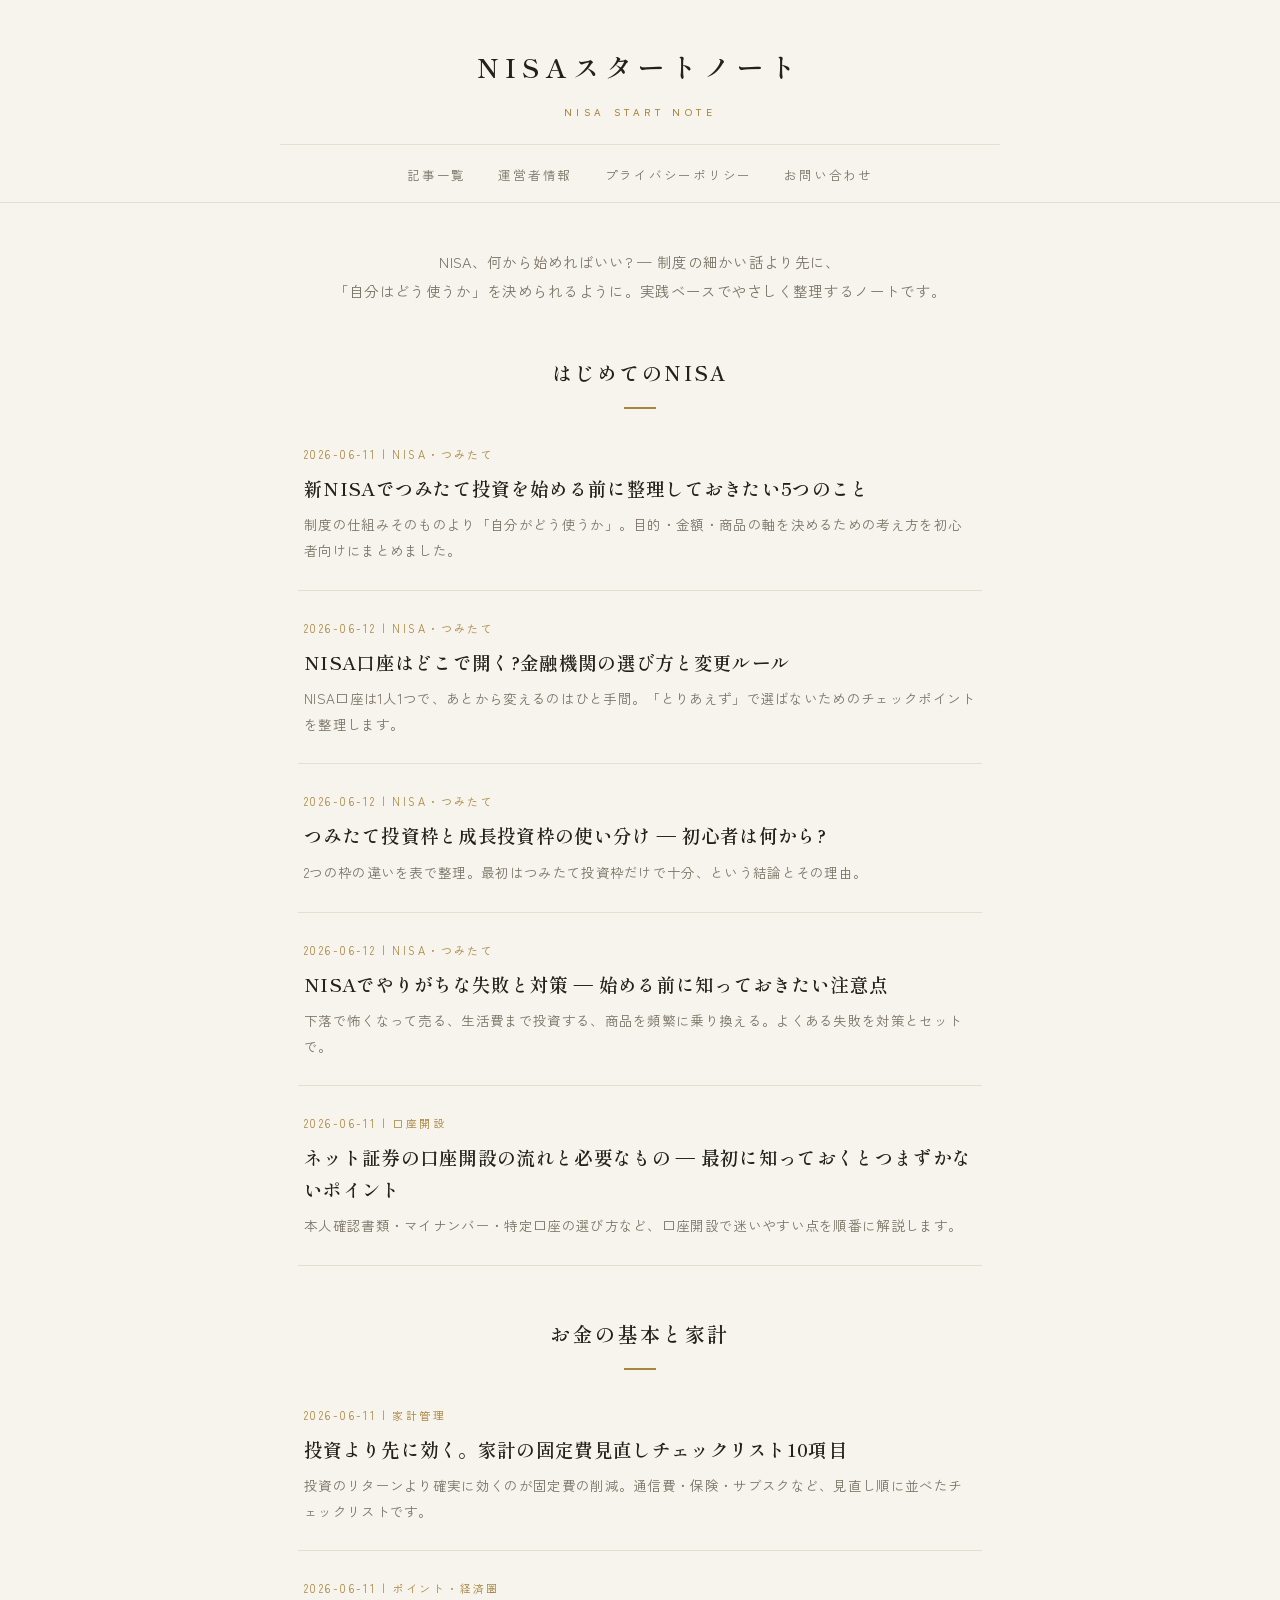
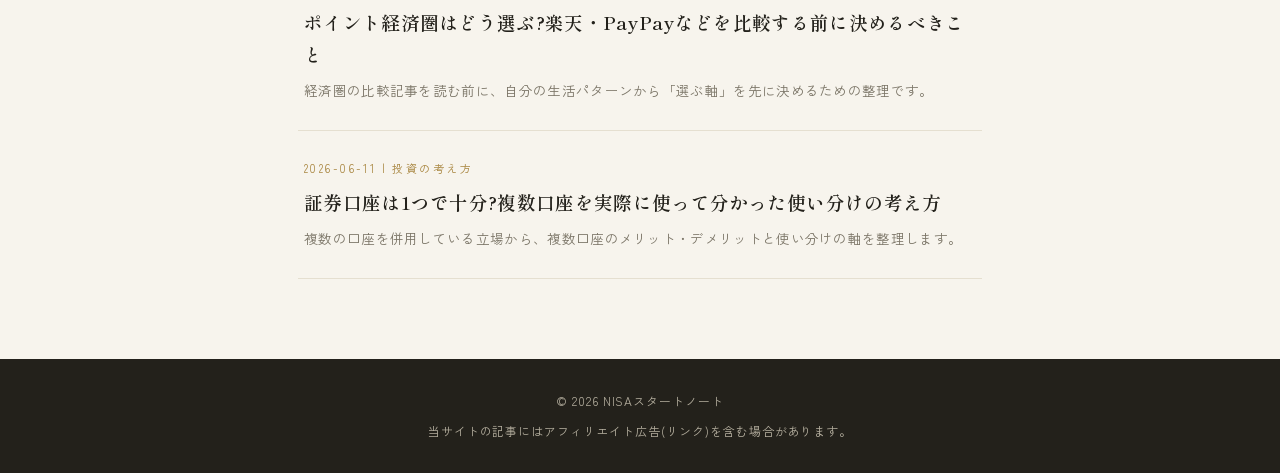
<file: index.html>
<!DOCTYPE html>
<html lang="ja">
<head>
<meta charset="UTF-8">
<meta name="viewport" content="width=device-width, initial-scale=1.0">
<title>NISAスタートノート | はじめてのNISAとお金の基本をやさしく整理する</title>
<meta name="description" content="これからNISAを始める初心者のためのブログ。つみたて投資の始め方、金融機関の選び方、よくある失敗、家計の整え方まで、実践ベースでやさしく整理します。">
<link rel="preconnect" href="https://fonts.googleapis.com">
<link rel="preconnect" href="https://fonts.gstatic.com" crossorigin>
<link href="https://fonts.googleapis.com/css2?family=Shippori+Mincho:wght@500;600;700&family=Zen+Kaku+Gothic+New:wght@400;500;700&display=swap" rel="stylesheet">
<link rel="stylesheet" href="css/style.css">
</head>
<body>
<header class="site-header">
  <div class="inner">
    <a class="site-title" href="index.html">NISAスタートノート</a>
    <nav class="global">
      <a href="index.html">記事一覧</a>
      <a href="about.html">運営者情報</a>
      <a href="privacy.html">プライバシーポリシー</a>
      <a href="contact.html">お問い合わせ</a>
    </nav>
  </div>
</header>
<main>
  <p class="lead">NISA、何から始めればいい? — 制度の細かい話より先に、<br>「自分はどう使うか」を決められるように。実践ベースでやさしく整理するノートです。</p>

  <h2 class="section-title">はじめてのNISA</h2>
  <ul class="post-list">
    <li><a href="posts/nisa-tsumitate-basics.html">
      <span class="date">2026-06-11 | NISA・つみたて</span>
      <span class="title">新NISAでつみたて投資を始める前に整理しておきたい5つのこと</span>
      <span class="excerpt">制度の仕組みそのものより「自分がどう使うか」。目的・金額・商品の軸を決めるための考え方を初心者向けにまとめました。</span>
    </a></li>
    <li><a href="posts/nisa-kinyukikan.html">
      <span class="date">2026-06-12 | NISA・つみたて</span>
      <span class="title">NISA口座はどこで開く?金融機関の選び方と変更ルール</span>
      <span class="excerpt">NISA口座は1人1つで、あとから変えるのはひと手間。「とりあえず」で選ばないためのチェックポイントを整理します。</span>
    </a></li>
    <li><a href="posts/nisa-waku-tsukaiwake.html">
      <span class="date">2026-06-12 | NISA・つみたて</span>
      <span class="title">つみたて投資枠と成長投資枠の使い分け — 初心者は何から?</span>
      <span class="excerpt">2つの枠の違いを表で整理。最初はつみたて投資枠だけで十分、という結論とその理由。</span>
    </a></li>
    <li><a href="posts/nisa-shippai.html">
      <span class="date">2026-06-12 | NISA・つみたて</span>
      <span class="title">NISAでやりがちな失敗と対策 — 始める前に知っておきたい注意点</span>
      <span class="excerpt">下落で怖くなって売る、生活費まで投資する、商品を頻繁に乗り換える。よくある失敗を対策とセットで。</span>
    </a></li>
    <li><a href="posts/how-to-open-brokerage-account.html">
      <span class="date">2026-06-11 | 口座開設</span>
      <span class="title">ネット証券の口座開設の流れと必要なもの — 最初に知っておくとつまずかないポイント</span>
      <span class="excerpt">本人確認書類・マイナンバー・特定口座の選び方など、口座開設で迷いやすい点を順番に解説します。</span>
    </a></li>
  </ul>

  <h2 class="section-title">お金の基本と家計</h2>
  <ul class="post-list">
    <li><a href="posts/fixed-cost-checklist.html">
      <span class="date">2026-06-11 | 家計管理</span>
      <span class="title">投資より先に効く。家計の固定費見直しチェックリスト10項目</span>
      <span class="excerpt">投資のリターンより確実に効くのが固定費の削減。通信費・保険・サブスクなど、見直し順に並べたチェックリストです。</span>
    </a></li>
    <li><a href="posts/point-ecosystem.html">
      <span class="date">2026-06-11 | ポイント・経済圏</span>
      <span class="title">ポイント経済圏はどう選ぶ?楽天・PayPayなどを比較する前に決めるべきこと</span>
      <span class="excerpt">経済圏の比較記事を読む前に、自分の生活パターンから「選ぶ軸」を先に決めるための整理です。</span>
    </a></li>
    <li><a href="posts/multiple-brokerage-accounts.html">
      <span class="date">2026-06-11 | 投資の考え方</span>
      <span class="title">証券口座は1つで十分?複数口座を実際に使って分かった使い分けの考え方</span>
      <span class="excerpt">複数の口座を併用している立場から、複数口座のメリット・デメリットと使い分けの軸を整理します。</span>
    </a></li>
  </ul>
</main>
<footer class="site-footer">
  <div class="inner">
    <span>© 2026 NISAスタートノート</span>
    <span>当サイトの記事にはアフィリエイト広告(リンク)を含む場合があります。</span>
  </div>
</footer>
</body>
</html>
</file>
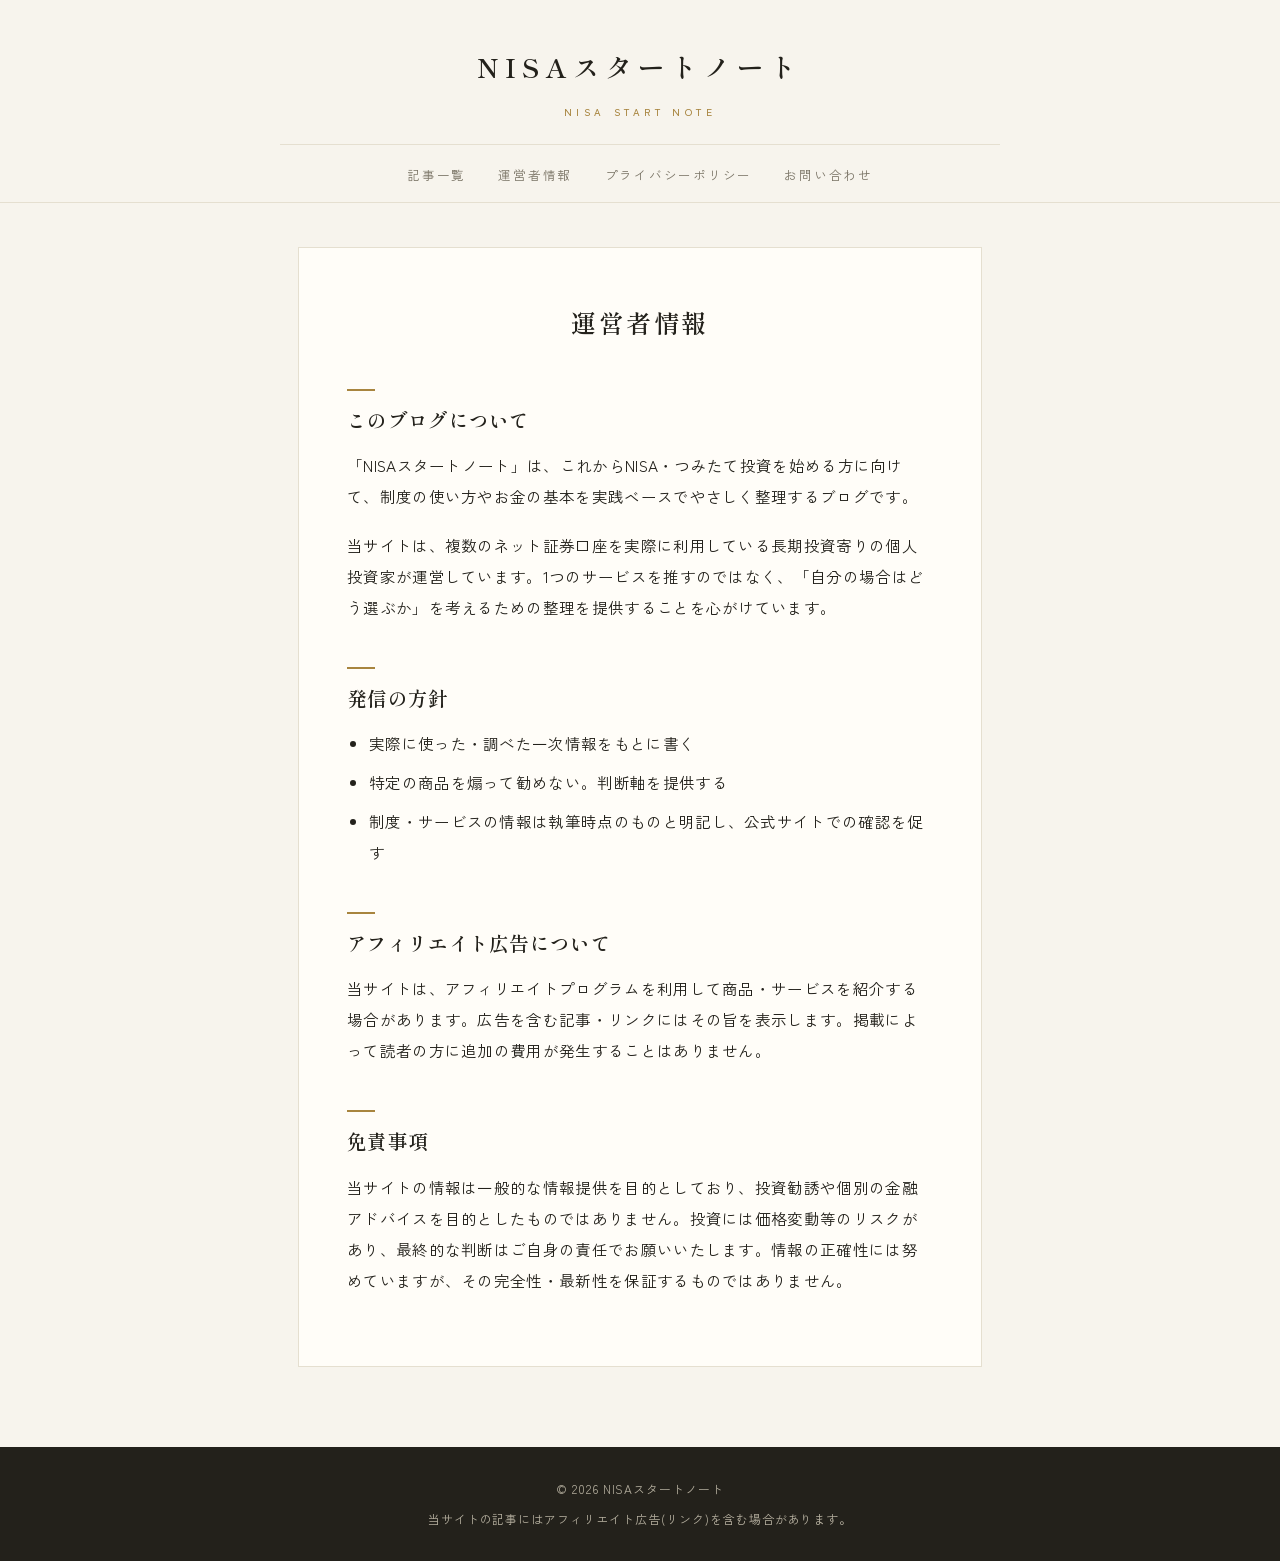
<file: about.html>
<!DOCTYPE html>
<html lang="ja">
<head>
<meta charset="UTF-8">
<meta name="viewport" content="width=device-width, initial-scale=1.0">
<title>運営者情報 | NISAスタートノート</title>
<link rel="preconnect" href="https://fonts.googleapis.com">
<link rel="preconnect" href="https://fonts.gstatic.com" crossorigin>
<link href="https://fonts.googleapis.com/css2?family=Shippori+Mincho:wght@500;600;700&family=Zen+Kaku+Gothic+New:wght@400;500;700&display=swap" rel="stylesheet">
<link rel="stylesheet" href="css/style.css">
</head>
<body>
<header class="site-header">
  <div class="inner">
    <a class="site-title" href="index.html">NISAスタートノート</a>
    <nav class="global">
      <a href="index.html">記事一覧</a>
      <a href="about.html">運営者情報</a>
      <a href="privacy.html">プライバシーポリシー</a>
      <a href="contact.html">お問い合わせ</a>
    </nav>
  </div>
</header>
<main>
<article class="post">
<h1 class="page-title">運営者情報</h1>

<h2>このブログについて</h2>
<p>「NISAスタートノート」は、これからNISA・つみたて投資を始める方に向けて、制度の使い方やお金の基本を実践ベースでやさしく整理するブログです。</p>
<p>当サイトは、複数のネット証券口座を実際に利用している長期投資寄りの個人投資家が運営しています。1つのサービスを推すのではなく、「自分の場合はどう選ぶか」を考えるための整理を提供することを心がけています。</p>

<h2>発信の方針</h2>
<ul>
<li>実際に使った・調べた一次情報をもとに書く</li>
<li>特定の商品を煽って勧めない。判断軸を提供する</li>
<li>制度・サービスの情報は執筆時点のものと明記し、公式サイトでの確認を促す</li>
</ul>

<h2>アフィリエイト広告について</h2>
<p>当サイトは、アフィリエイトプログラムを利用して商品・サービスを紹介する場合があります。広告を含む記事・リンクにはその旨を表示します。掲載によって読者の方に追加の費用が発生することはありません。</p>

<h2>免責事項</h2>
<p>当サイトの情報は一般的な情報提供を目的としており、投資勧誘や個別の金融アドバイスを目的としたものではありません。投資には価格変動等のリスクがあり、最終的な判断はご自身の責任でお願いいたします。情報の正確性には努めていますが、その完全性・最新性を保証するものではありません。</p>
</article>
</main>
<footer class="site-footer">
  <div class="inner">
    <span>© 2026 NISAスタートノート</span>
    <span>当サイトの記事にはアフィリエイト広告(リンク)を含む場合があります。</span>
  </div>
</footer>
</body>
</html>
</file>
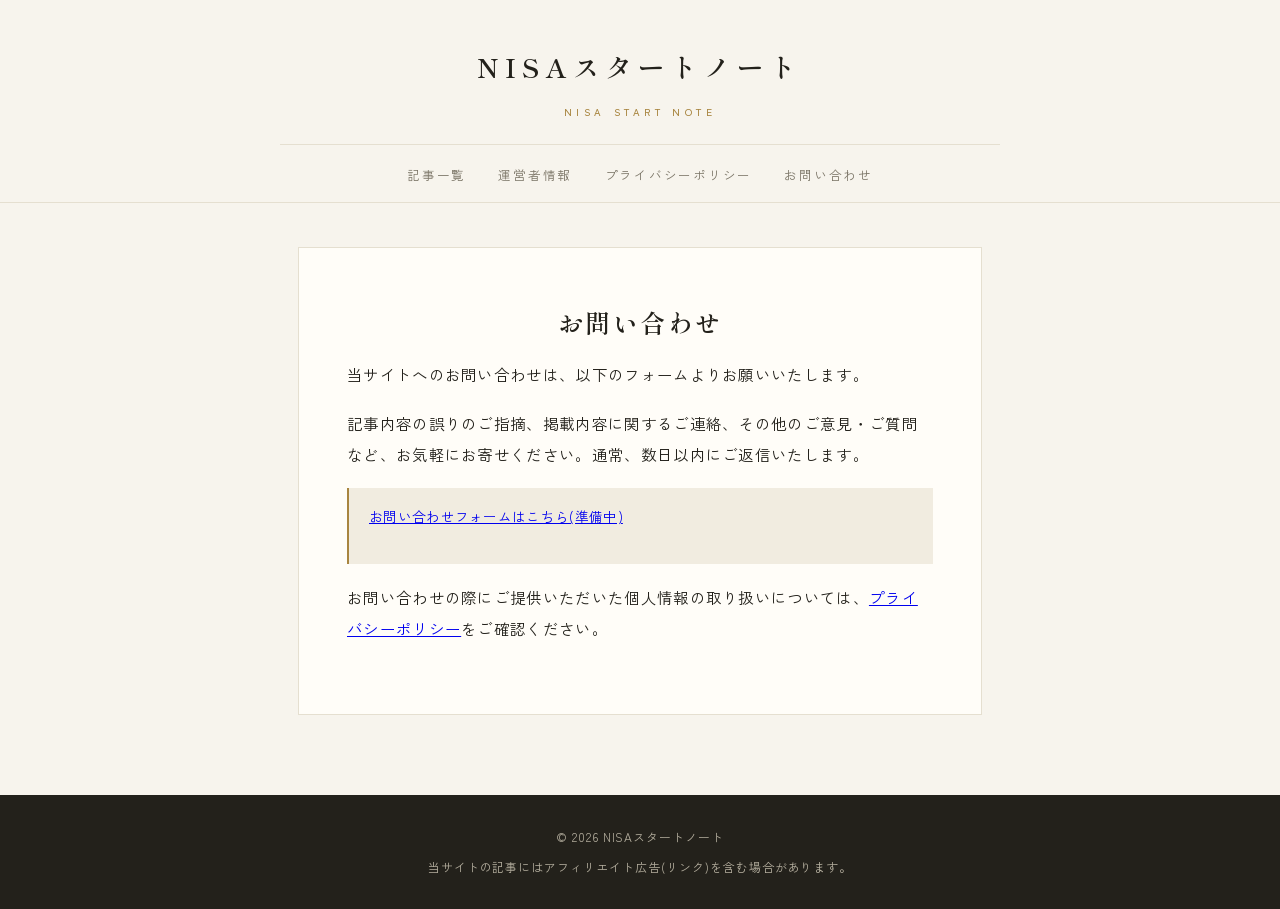
<file: contact.html>
<!DOCTYPE html>
<html lang="ja">
<head>
<meta charset="UTF-8">
<meta name="viewport" content="width=device-width, initial-scale=1.0">
<title>お問い合わせ | NISAスタートノート</title>
<link rel="preconnect" href="https://fonts.googleapis.com">
<link rel="preconnect" href="https://fonts.gstatic.com" crossorigin>
<link href="https://fonts.googleapis.com/css2?family=Shippori+Mincho:wght@500;600;700&family=Zen+Kaku+Gothic+New:wght@400;500;700&display=swap" rel="stylesheet">
<link rel="stylesheet" href="css/style.css">
</head>
<body>
<header class="site-header">
  <div class="inner">
    <a class="site-title" href="index.html">NISAスタートノート</a>
    <nav class="global">
      <a href="index.html">記事一覧</a>
      <a href="about.html">運営者情報</a>
      <a href="privacy.html">プライバシーポリシー</a>
      <a href="contact.html">お問い合わせ</a>
    </nav>
  </div>
</header>
<main>
<article class="post">
<h1 class="page-title">お問い合わせ</h1>
<p>当サイトへのお問い合わせは、以下のフォームよりお願いいたします。</p>
<p>記事内容の誤りのご指摘、掲載内容に関するご連絡、その他のご意見・ご質問など、お気軽にお寄せください。通常、数日以内にご返信いたします。</p>
<div class="note">
<!-- TODO: Googleフォームを作成してURLを差し替える -->
<p><a href="#">お問い合わせフォームはこちら(準備中)</a></p>
</div>
<p>お問い合わせの際にご提供いただいた個人情報の取り扱いについては、<a href="privacy.html">プライバシーポリシー</a>をご確認ください。</p>
</article>
</main>
<footer class="site-footer">
  <div class="inner">
    <span>© 2026 NISAスタートノート</span>
    <span>当サイトの記事にはアフィリエイト広告(リンク)を含む場合があります。</span>
  </div>
</footer>
</body>
</html>
</file>
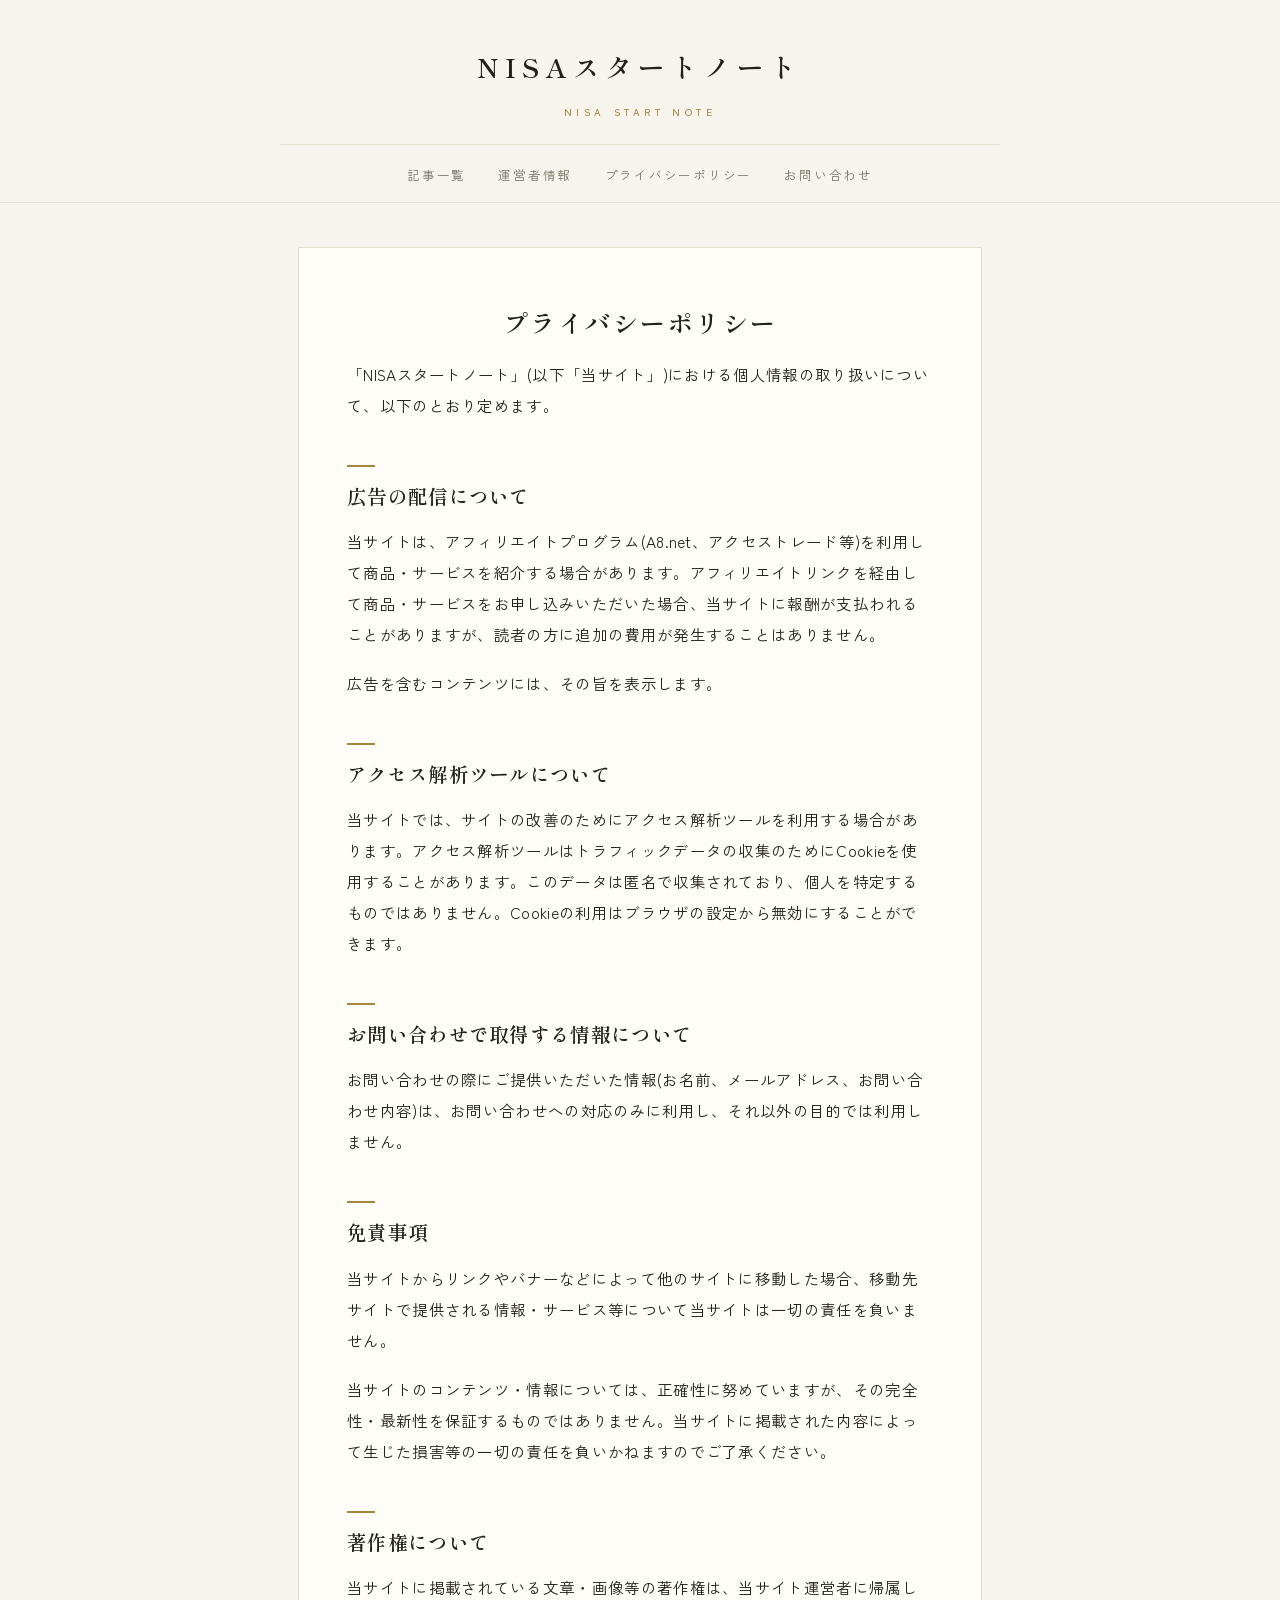
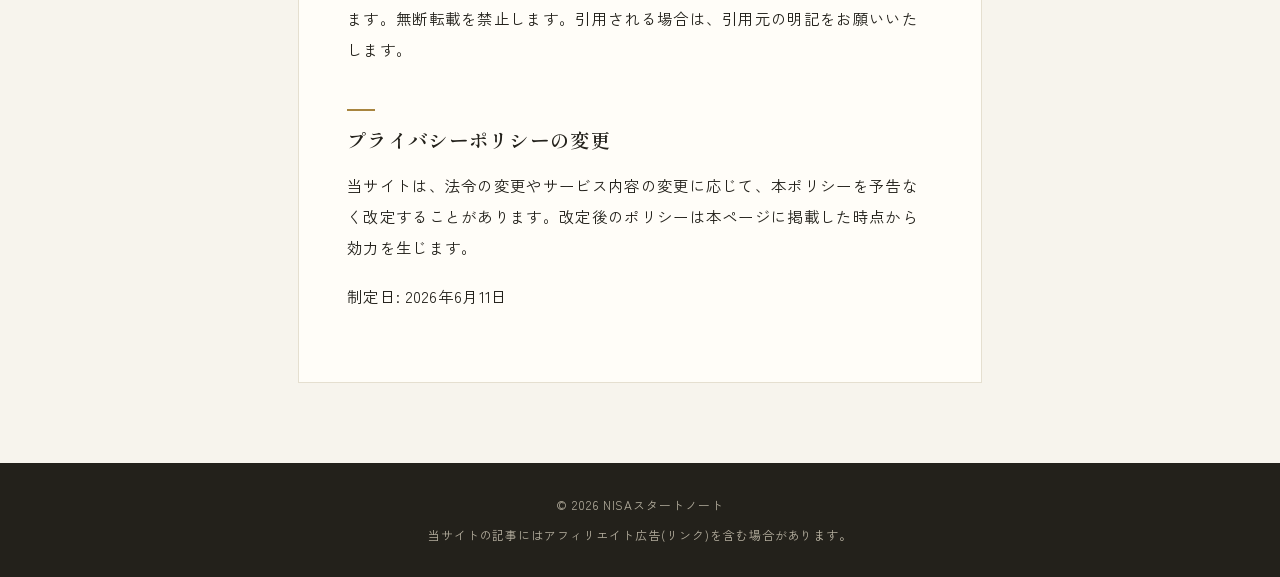
<file: privacy.html>
<!DOCTYPE html>
<html lang="ja">
<head>
<meta charset="UTF-8">
<meta name="viewport" content="width=device-width, initial-scale=1.0">
<title>プライバシーポリシー | NISAスタートノート</title>
<link rel="preconnect" href="https://fonts.googleapis.com">
<link rel="preconnect" href="https://fonts.gstatic.com" crossorigin>
<link href="https://fonts.googleapis.com/css2?family=Shippori+Mincho:wght@500;600;700&family=Zen+Kaku+Gothic+New:wght@400;500;700&display=swap" rel="stylesheet">
<link rel="stylesheet" href="css/style.css">
</head>
<body>
<header class="site-header">
  <div class="inner">
    <a class="site-title" href="index.html">NISAスタートノート</a>
    <nav class="global">
      <a href="index.html">記事一覧</a>
      <a href="about.html">運営者情報</a>
      <a href="privacy.html">プライバシーポリシー</a>
      <a href="contact.html">お問い合わせ</a>
    </nav>
  </div>
</header>
<main>
<article class="post">
<h1 class="page-title">プライバシーポリシー</h1>
<p>「NISAスタートノート」(以下「当サイト」)における個人情報の取り扱いについて、以下のとおり定めます。</p>

<h2>広告の配信について</h2>
<p>当サイトは、アフィリエイトプログラム(A8.net、アクセストレード等)を利用して商品・サービスを紹介する場合があります。アフィリエイトリンクを経由して商品・サービスをお申し込みいただいた場合、当サイトに報酬が支払われることがありますが、読者の方に追加の費用が発生することはありません。</p>
<p>広告を含むコンテンツには、その旨を表示します。</p>

<h2>アクセス解析ツールについて</h2>
<p>当サイトでは、サイトの改善のためにアクセス解析ツールを利用する場合があります。アクセス解析ツールはトラフィックデータの収集のためにCookieを使用することがあります。このデータは匿名で収集されており、個人を特定するものではありません。Cookieの利用はブラウザの設定から無効にすることができます。</p>

<h2>お問い合わせで取得する情報について</h2>
<p>お問い合わせの際にご提供いただいた情報(お名前、メールアドレス、お問い合わせ内容)は、お問い合わせへの対応のみに利用し、それ以外の目的では利用しません。</p>

<h2>免責事項</h2>
<p>当サイトからリンクやバナーなどによって他のサイトに移動した場合、移動先サイトで提供される情報・サービス等について当サイトは一切の責任を負いません。</p>
<p>当サイトのコンテンツ・情報については、正確性に努めていますが、その完全性・最新性を保証するものではありません。当サイトに掲載された内容によって生じた損害等の一切の責任を負いかねますのでご了承ください。</p>

<h2>著作権について</h2>
<p>当サイトに掲載されている文章・画像等の著作権は、当サイト運営者に帰属します。無断転載を禁止します。引用される場合は、引用元の明記をお願いいたします。</p>

<h2>プライバシーポリシーの変更</h2>
<p>当サイトは、法令の変更やサービス内容の変更に応じて、本ポリシーを予告なく改定することがあります。改定後のポリシーは本ページに掲載した時点から効力を生じます。</p>

<p>制定日: 2026年6月11日</p>
</article>
</main>
<footer class="site-footer">
  <div class="inner">
    <span>© 2026 NISAスタートノート</span>
    <span>当サイトの記事にはアフィリエイト広告(リンク)を含む場合があります。</span>
  </div>
</footer>
</body>
</html>
</file>
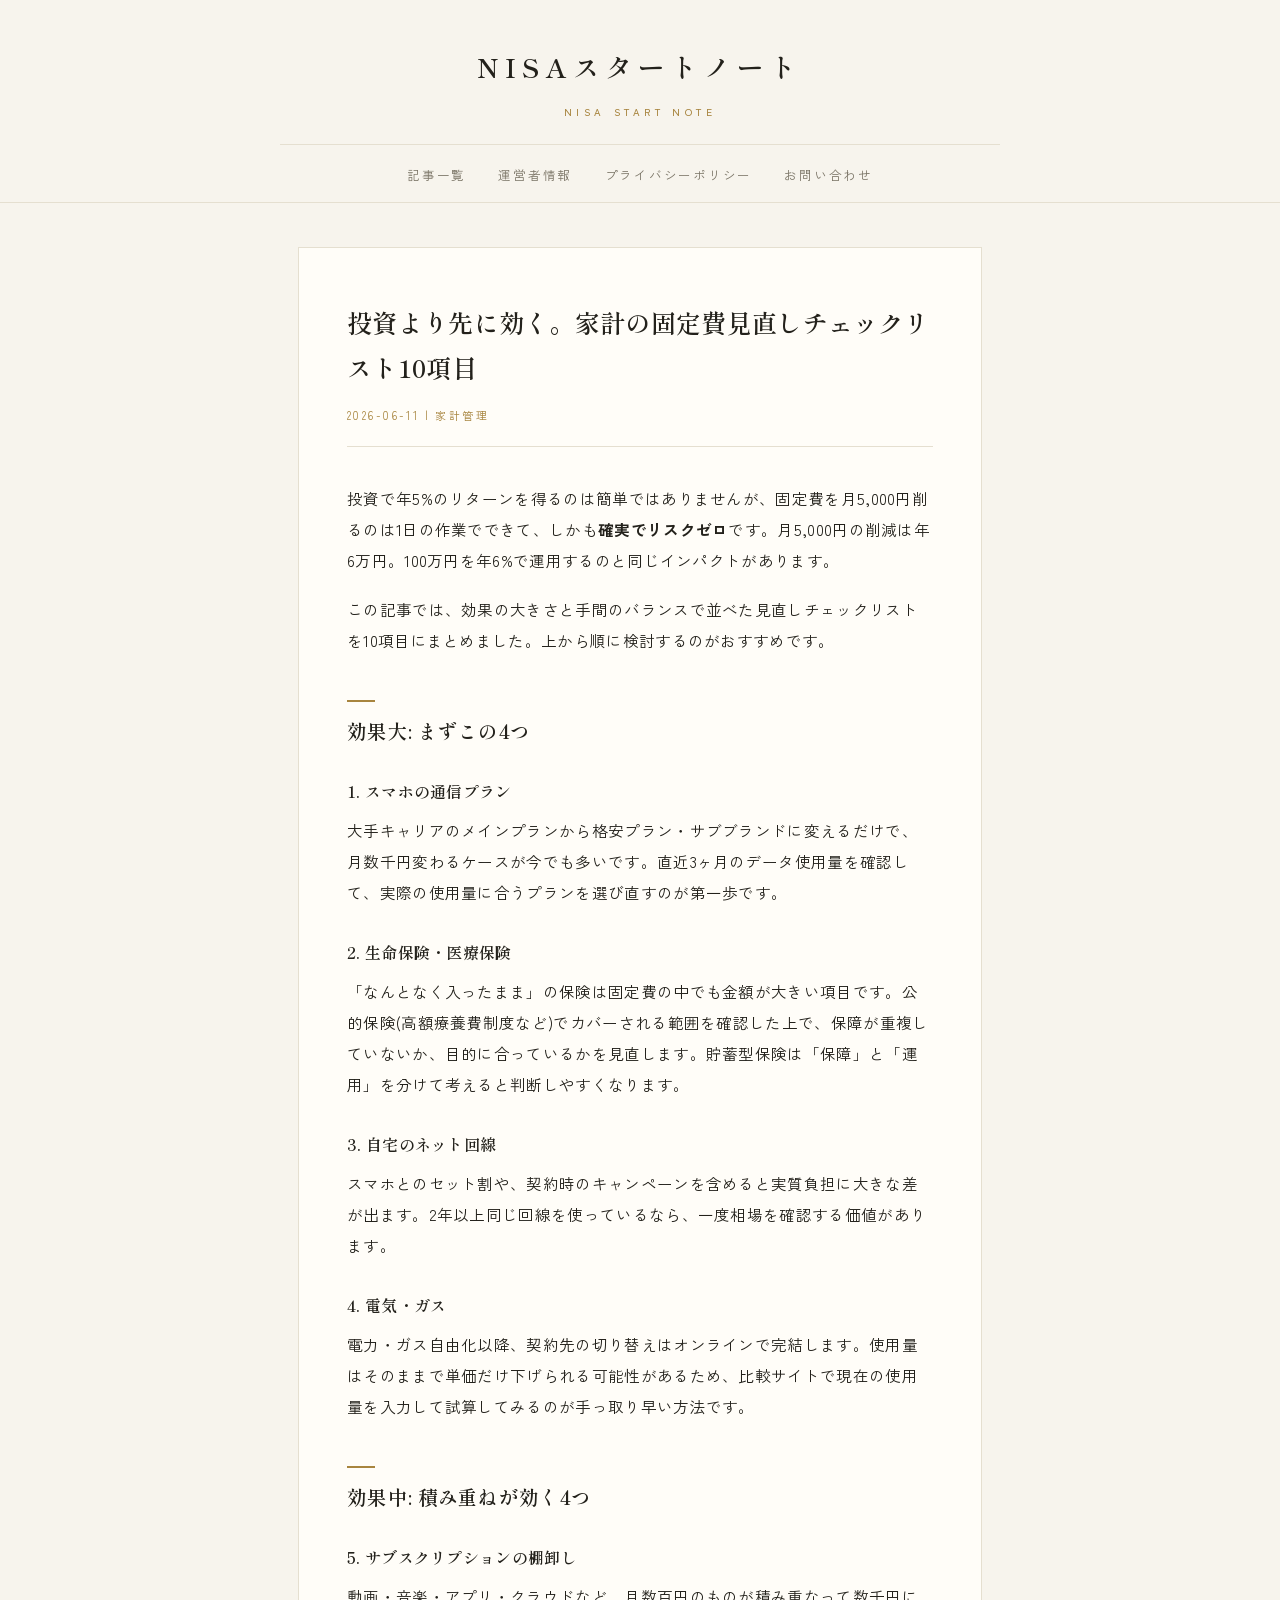
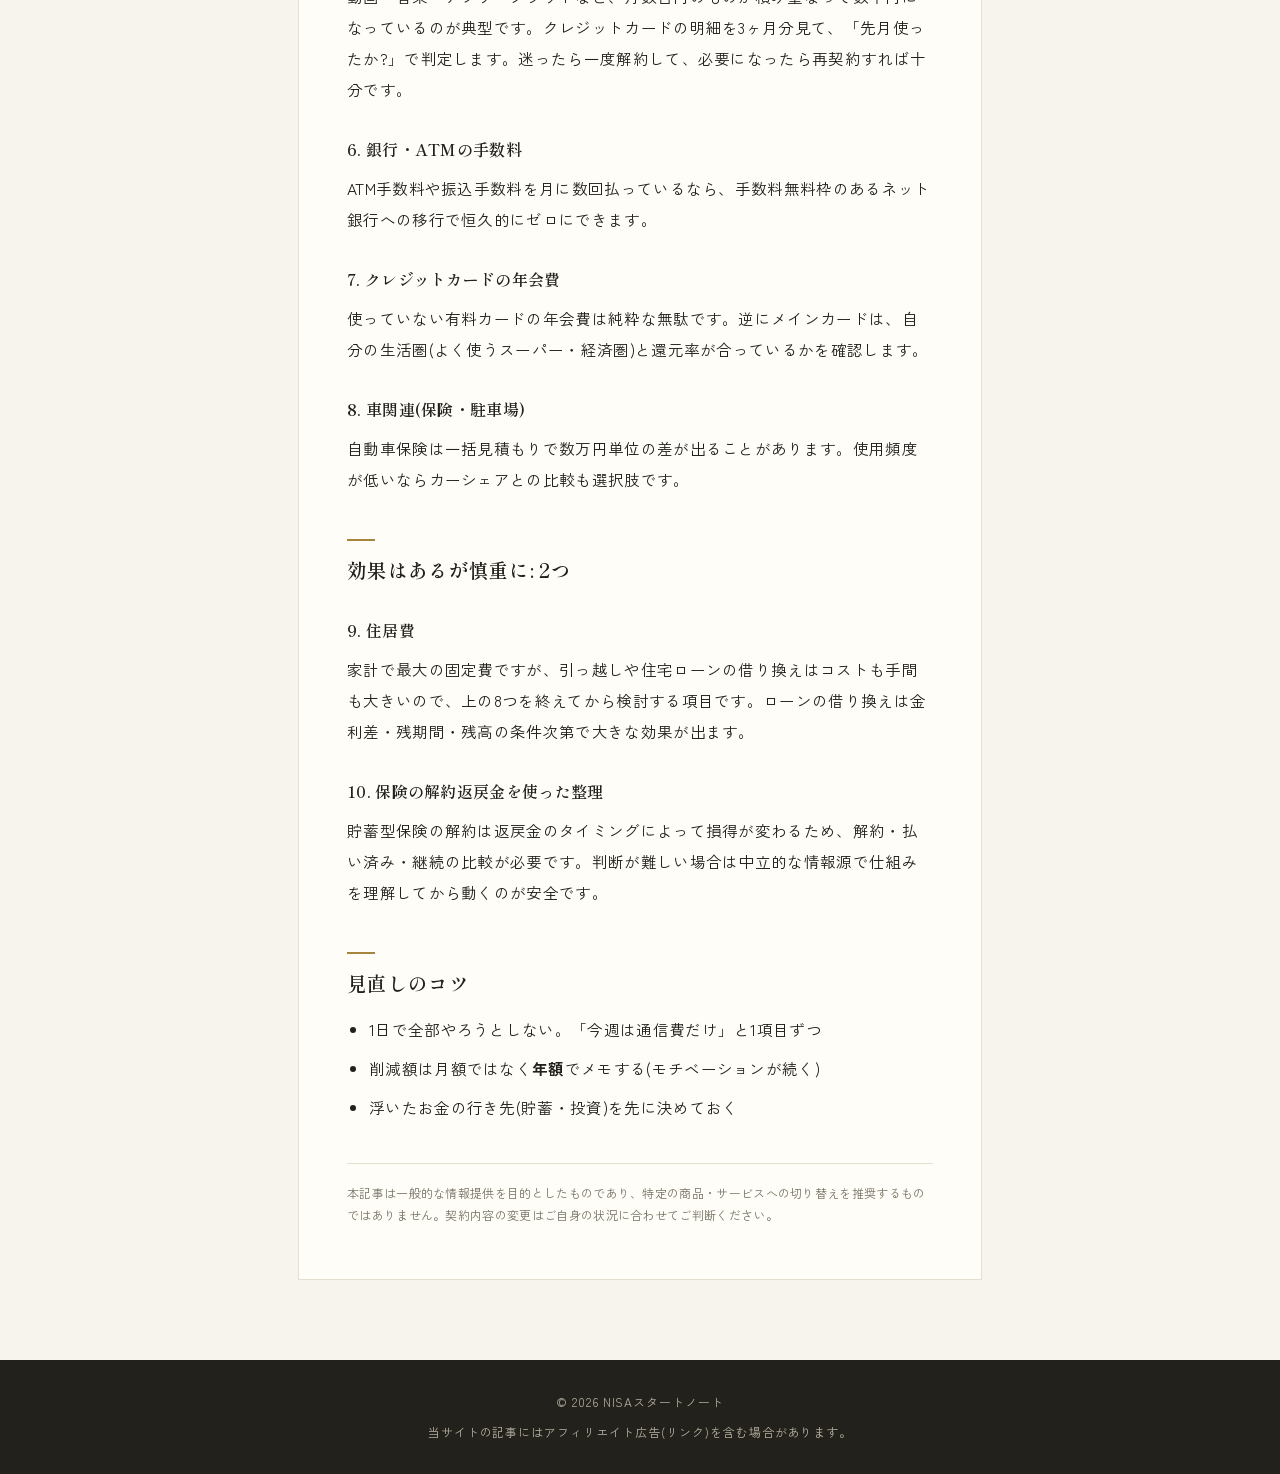
<file: posts/fixed-cost-checklist.html>
<!DOCTYPE html>
<html lang="ja">
<head>
<meta charset="UTF-8">
<meta name="viewport" content="width=device-width, initial-scale=1.0">
<title>投資より先に効く。家計の固定費見直しチェックリスト10項目 | NISAスタートノート</title>
<meta name="description" content="投資のリターンより確実に家計を改善するのが固定費の削減。通信費・保険・サブスクなど、効果が大きい順に並べた見直しチェックリスト10項目です。">
<link rel="preconnect" href="https://fonts.googleapis.com">
<link rel="preconnect" href="https://fonts.gstatic.com" crossorigin>
<link href="https://fonts.googleapis.com/css2?family=Shippori+Mincho:wght@500;600;700&family=Zen+Kaku+Gothic+New:wght@400;500;700&display=swap" rel="stylesheet">
<link rel="stylesheet" href="../css/style.css">
</head>
<body>
<header class="site-header">
  <div class="inner">
    <a class="site-title" href="../index.html">NISAスタートノート</a>
    <nav class="global">
      <a href="../index.html">記事一覧</a>
      <a href="../about.html">運営者情報</a>
      <a href="../privacy.html">プライバシーポリシー</a>
      <a href="../contact.html">お問い合わせ</a>
    </nav>
  </div>
</header>
<main>
<article class="post">
<h1>投資より先に効く。家計の固定費見直しチェックリスト10項目</h1>
<div class="meta">2026-06-11 | 家計管理</div>

<p>投資で年5%のリターンを得るのは簡単ではありませんが、固定費を月5,000円削るのは1日の作業でできて、しかも<strong>確実でリスクゼロ</strong>です。月5,000円の削減は年6万円。100万円を年6%で運用するのと同じインパクトがあります。</p>

<p>この記事では、効果の大きさと手間のバランスで並べた見直しチェックリストを10項目にまとめました。上から順に検討するのがおすすめです。</p>

<h2>効果大: まずこの4つ</h2>

<h3>1. スマホの通信プラン</h3>
<p>大手キャリアのメインプランから格安プラン・サブブランドに変えるだけで、月数千円変わるケースが今でも多いです。直近3ヶ月のデータ使用量を確認して、実際の使用量に合うプランを選び直すのが第一歩です。</p>

<h3>2. 生命保険・医療保険</h3>
<p>「なんとなく入ったまま」の保険は固定費の中でも金額が大きい項目です。公的保険(高額療養費制度など)でカバーされる範囲を確認した上で、保障が重複していないか、目的に合っているかを見直します。貯蓄型保険は「保障」と「運用」を分けて考えると判断しやすくなります。</p>

<h3>3. 自宅のネット回線</h3>
<p>スマホとのセット割や、契約時のキャンペーンを含めると実質負担に大きな差が出ます。2年以上同じ回線を使っているなら、一度相場を確認する価値があります。</p>

<h3>4. 電気・ガス</h3>
<p>電力・ガス自由化以降、契約先の切り替えはオンラインで完結します。使用量はそのままで単価だけ下げられる可能性があるため、比較サイトで現在の使用量を入力して試算してみるのが手っ取り早い方法です。</p>

<h2>効果中: 積み重ねが効く4つ</h2>

<h3>5. サブスクリプションの棚卸し</h3>
<p>動画・音楽・アプリ・クラウドなど、月数百円のものが積み重なって数千円になっているのが典型です。クレジットカードの明細を3ヶ月分見て、「先月使ったか?」で判定します。迷ったら一度解約して、必要になったら再契約すれば十分です。</p>

<h3>6. 銀行・ATMの手数料</h3>
<p>ATM手数料や振込手数料を月に数回払っているなら、手数料無料枠のあるネット銀行への移行で恒久的にゼロにできます。</p>

<h3>7. クレジットカードの年会費</h3>
<p>使っていない有料カードの年会費は純粋な無駄です。逆にメインカードは、自分の生活圏(よく使うスーパー・経済圏)と還元率が合っているかを確認します。</p>

<h3>8. 車関連(保険・駐車場)</h3>
<p>自動車保険は一括見積もりで数万円単位の差が出ることがあります。使用頻度が低いならカーシェアとの比較も選択肢です。</p>

<h2>効果はあるが慎重に: 2つ</h2>

<h3>9. 住居費</h3>
<p>家計で最大の固定費ですが、引っ越しや住宅ローンの借り換えはコストも手間も大きいので、上の8つを終えてから検討する項目です。ローンの借り換えは金利差・残期間・残高の条件次第で大きな効果が出ます。</p>

<h3>10. 保険の解約返戻金を使った整理</h3>
<p>貯蓄型保険の解約は返戻金のタイミングによって損得が変わるため、解約・払い済み・継続の比較が必要です。判断が難しい場合は中立的な情報源で仕組みを理解してから動くのが安全です。</p>

<h2>見直しのコツ</h2>
<ul>
<li>1日で全部やろうとしない。「今週は通信費だけ」と1項目ずつ</li>
<li>削減額は月額ではなく<strong>年額</strong>でメモする(モチベーションが続く)</li>
<li>浮いたお金の行き先(貯蓄・投資)を先に決めておく</li>
</ul>

<div class="disclaimer">本記事は一般的な情報提供を目的としたものであり、特定の商品・サービスへの切り替えを推奨するものではありません。契約内容の変更はご自身の状況に合わせてご判断ください。</div>
</article>
</main>
<footer class="site-footer">
  <div class="inner">
    <span>© 2026 NISAスタートノート</span>
    <span>当サイトの記事にはアフィリエイト広告(リンク)を含む場合があります。</span>
  </div>
</footer>
</body>
</html>
</file>
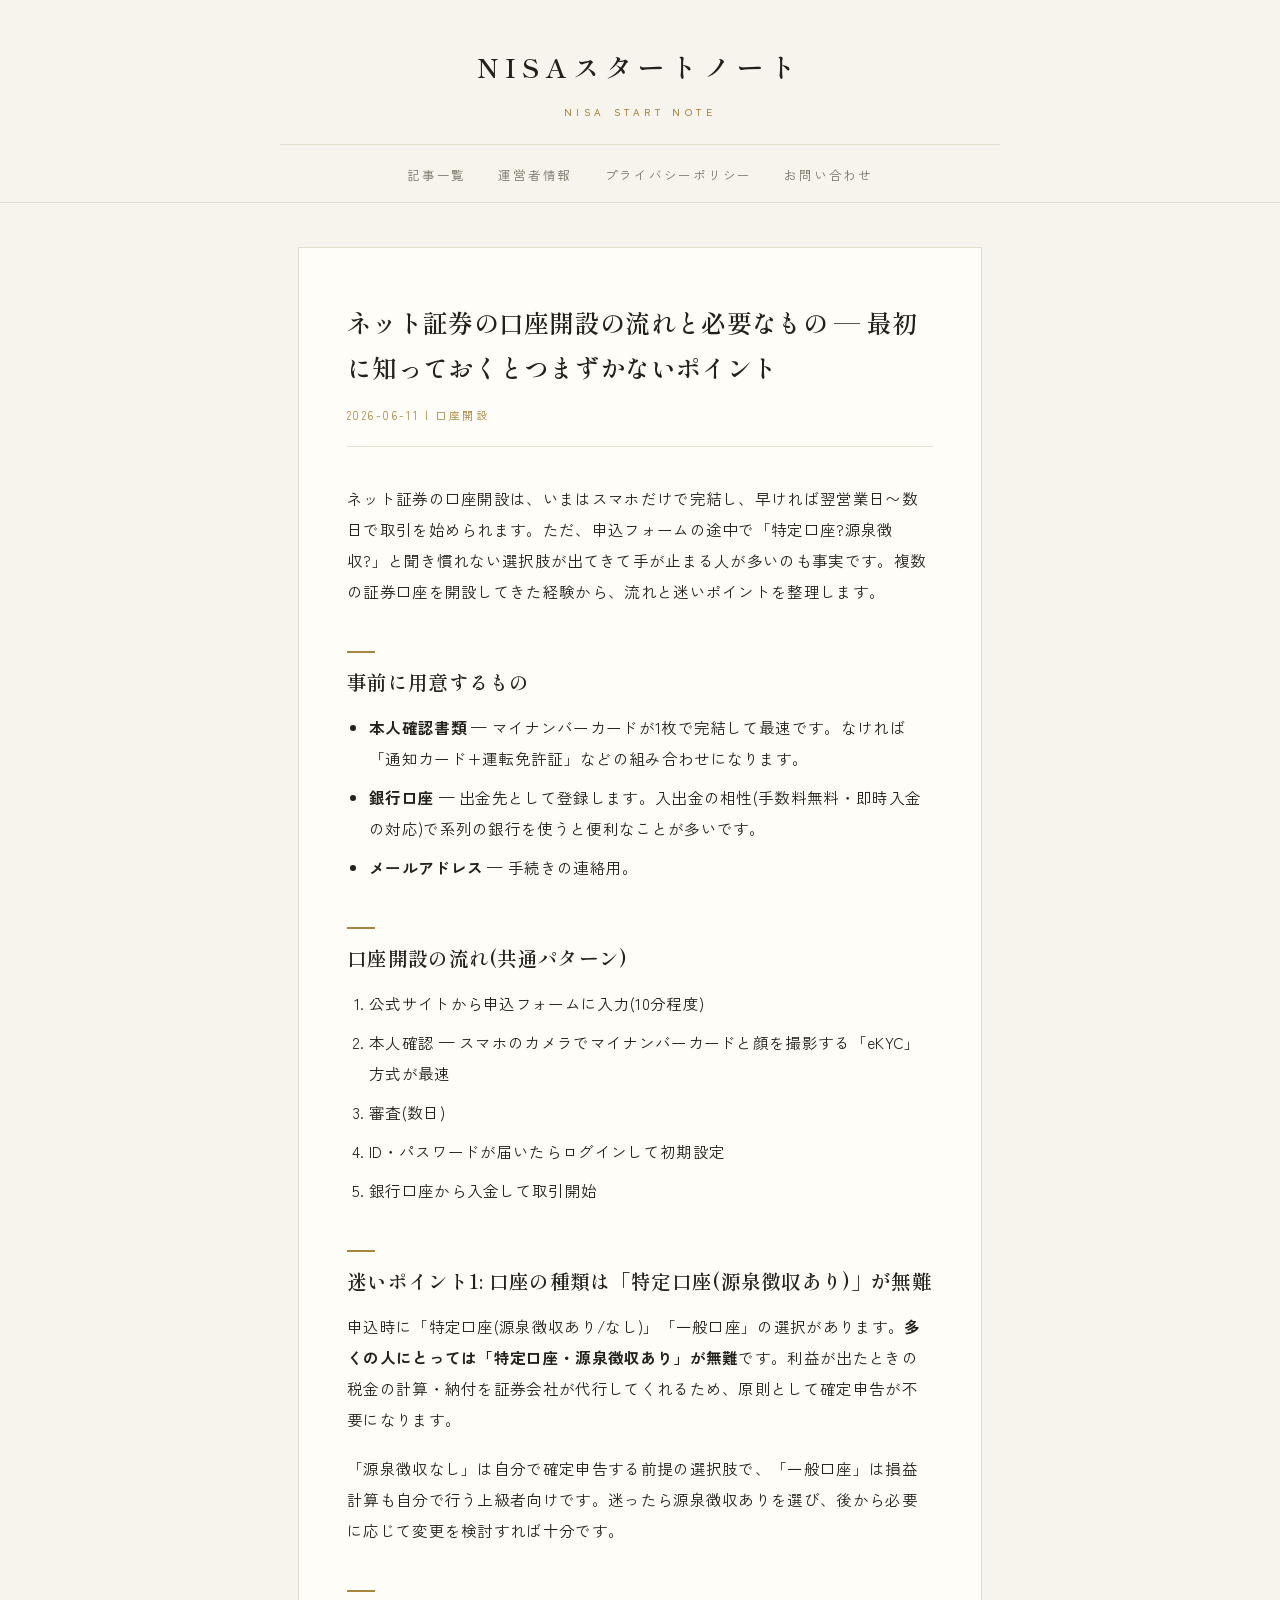
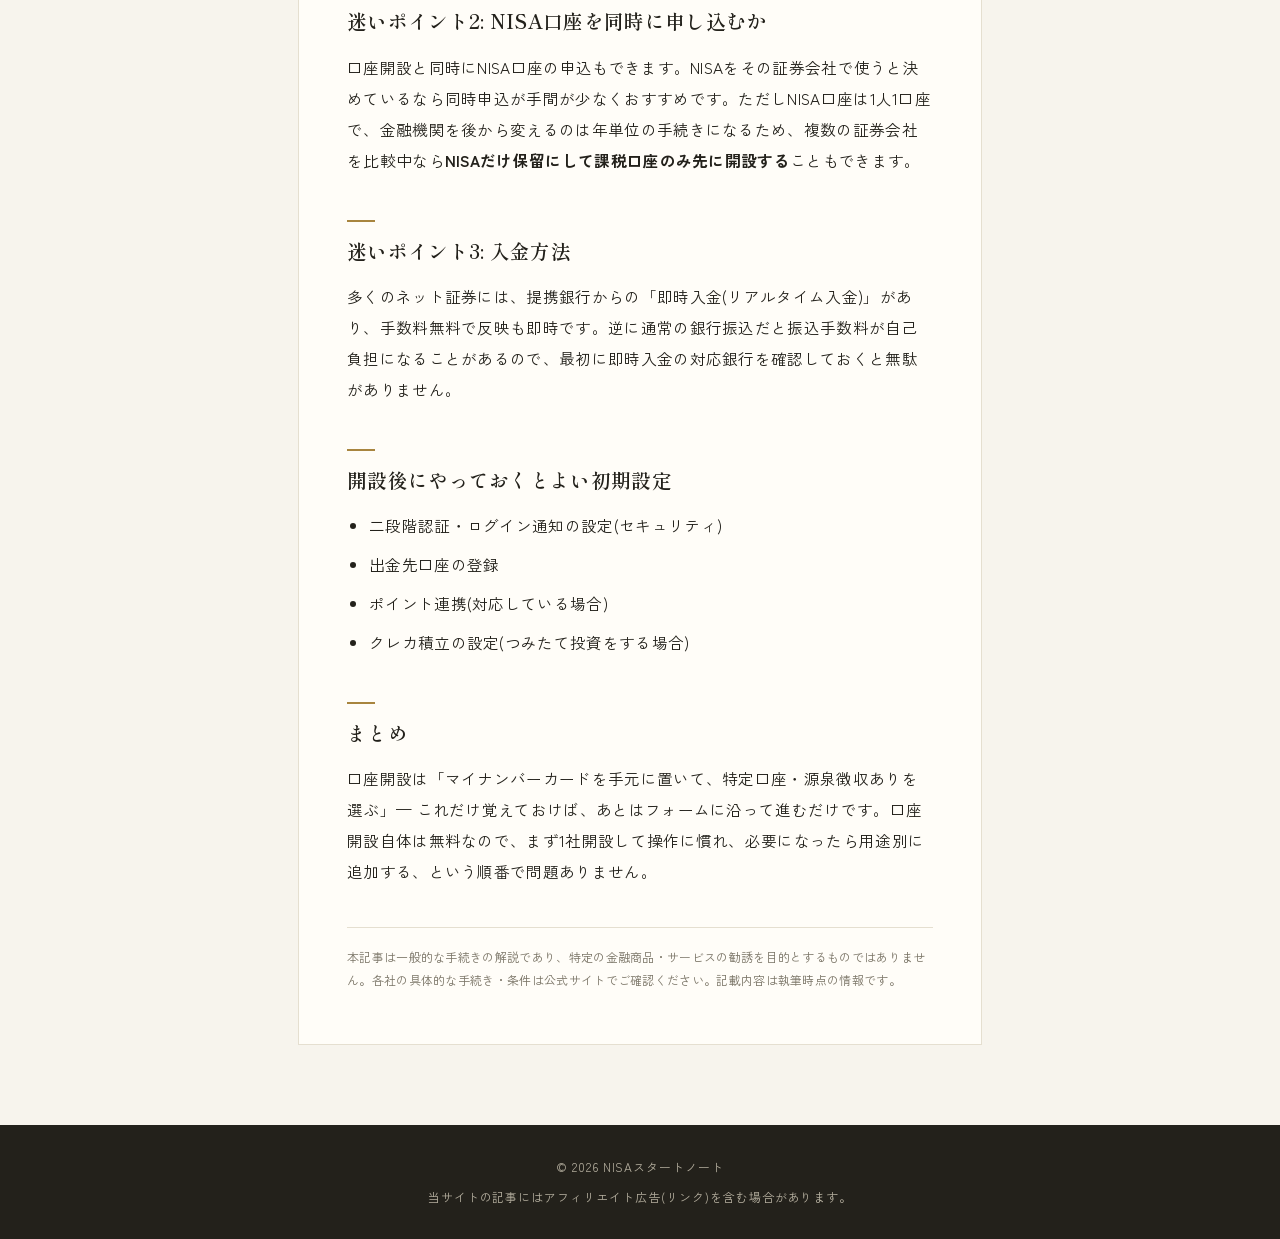
<file: posts/how-to-open-brokerage-account.html>
<!DOCTYPE html>
<html lang="ja">
<head>
<meta charset="UTF-8">
<meta name="viewport" content="width=device-width, initial-scale=1.0">
<title>ネット証券の口座開設の流れと必要なもの — 最初に知っておくとつまずかないポイント | NISAスタートノート</title>
<meta name="description" content="ネット証券の口座開設の流れ、必要書類、特定口座・NISA口座の選び方など、初めての口座開設で迷いやすいポイントを順番に解説します。">
<link rel="preconnect" href="https://fonts.googleapis.com">
<link rel="preconnect" href="https://fonts.gstatic.com" crossorigin>
<link href="https://fonts.googleapis.com/css2?family=Shippori+Mincho:wght@500;600;700&family=Zen+Kaku+Gothic+New:wght@400;500;700&display=swap" rel="stylesheet">
<link rel="stylesheet" href="../css/style.css">
</head>
<body>
<header class="site-header">
  <div class="inner">
    <a class="site-title" href="../index.html">NISAスタートノート</a>
    <nav class="global">
      <a href="../index.html">記事一覧</a>
      <a href="../about.html">運営者情報</a>
      <a href="../privacy.html">プライバシーポリシー</a>
      <a href="../contact.html">お問い合わせ</a>
    </nav>
  </div>
</header>
<main>
<article class="post">
<h1>ネット証券の口座開設の流れと必要なもの — 最初に知っておくとつまずかないポイント</h1>
<div class="meta">2026-06-11 | 口座開設</div>

<p>ネット証券の口座開設は、いまはスマホだけで完結し、早ければ翌営業日〜数日で取引を始められます。ただ、申込フォームの途中で「特定口座?源泉徴収?」と聞き慣れない選択肢が出てきて手が止まる人が多いのも事実です。複数の証券口座を開設してきた経験から、流れと迷いポイントを整理します。</p>

<h2>事前に用意するもの</h2>
<ul>
<li><strong>本人確認書類</strong> — マイナンバーカードが1枚で完結して最速です。なければ「通知カード+運転免許証」などの組み合わせになります。</li>
<li><strong>銀行口座</strong> — 出金先として登録します。入出金の相性(手数料無料・即時入金の対応)で系列の銀行を使うと便利なことが多いです。</li>
<li><strong>メールアドレス</strong> — 手続きの連絡用。</li>
</ul>

<h2>口座開設の流れ(共通パターン)</h2>
<ol>
<li>公式サイトから申込フォームに入力(10分程度)</li>
<li>本人確認 — スマホのカメラでマイナンバーカードと顔を撮影する「eKYC」方式が最速</li>
<li>審査(数日)</li>
<li>ID・パスワードが届いたらログインして初期設定</li>
<li>銀行口座から入金して取引開始</li>
</ol>

<h2>迷いポイント1: 口座の種類は「特定口座(源泉徴収あり)」が無難</h2>
<p>申込時に「特定口座(源泉徴収あり/なし)」「一般口座」の選択があります。<strong>多くの人にとっては「特定口座・源泉徴収あり」が無難</strong>です。利益が出たときの税金の計算・納付を証券会社が代行してくれるため、原則として確定申告が不要になります。</p>
<p>「源泉徴収なし」は自分で確定申告する前提の選択肢で、「一般口座」は損益計算も自分で行う上級者向けです。迷ったら源泉徴収ありを選び、後から必要に応じて変更を検討すれば十分です。</p>

<h2>迷いポイント2: NISA口座を同時に申し込むか</h2>
<p>口座開設と同時にNISA口座の申込もできます。NISAをその証券会社で使うと決めているなら同時申込が手間が少なくおすすめです。ただしNISA口座は1人1口座で、金融機関を後から変えるのは年単位の手続きになるため、複数の証券会社を比較中なら<strong>NISAだけ保留にして課税口座のみ先に開設する</strong>こともできます。</p>

<h2>迷いポイント3: 入金方法</h2>
<p>多くのネット証券には、提携銀行からの「即時入金(リアルタイム入金)」があり、手数料無料で反映も即時です。逆に通常の銀行振込だと振込手数料が自己負担になることがあるので、最初に即時入金の対応銀行を確認しておくと無駄がありません。</p>

<h2>開設後にやっておくとよい初期設定</h2>
<ul>
<li>二段階認証・ログイン通知の設定(セキュリティ)</li>
<li>出金先口座の登録</li>
<li>ポイント連携(対応している場合)</li>
<li>クレカ積立の設定(つみたて投資をする場合)</li>
</ul>

<h2>まとめ</h2>
<p>口座開設は「マイナンバーカードを手元に置いて、特定口座・源泉徴収ありを選ぶ」— これだけ覚えておけば、あとはフォームに沿って進むだけです。口座開設自体は無料なので、まず1社開設して操作に慣れ、必要になったら用途別に追加する、という順番で問題ありません。</p>

<div class="disclaimer">本記事は一般的な手続きの解説であり、特定の金融商品・サービスの勧誘を目的とするものではありません。各社の具体的な手続き・条件は公式サイトでご確認ください。記載内容は執筆時点の情報です。</div>
</article>
</main>
<footer class="site-footer">
  <div class="inner">
    <span>© 2026 NISAスタートノート</span>
    <span>当サイトの記事にはアフィリエイト広告(リンク)を含む場合があります。</span>
  </div>
</footer>
</body>
</html>
</file>
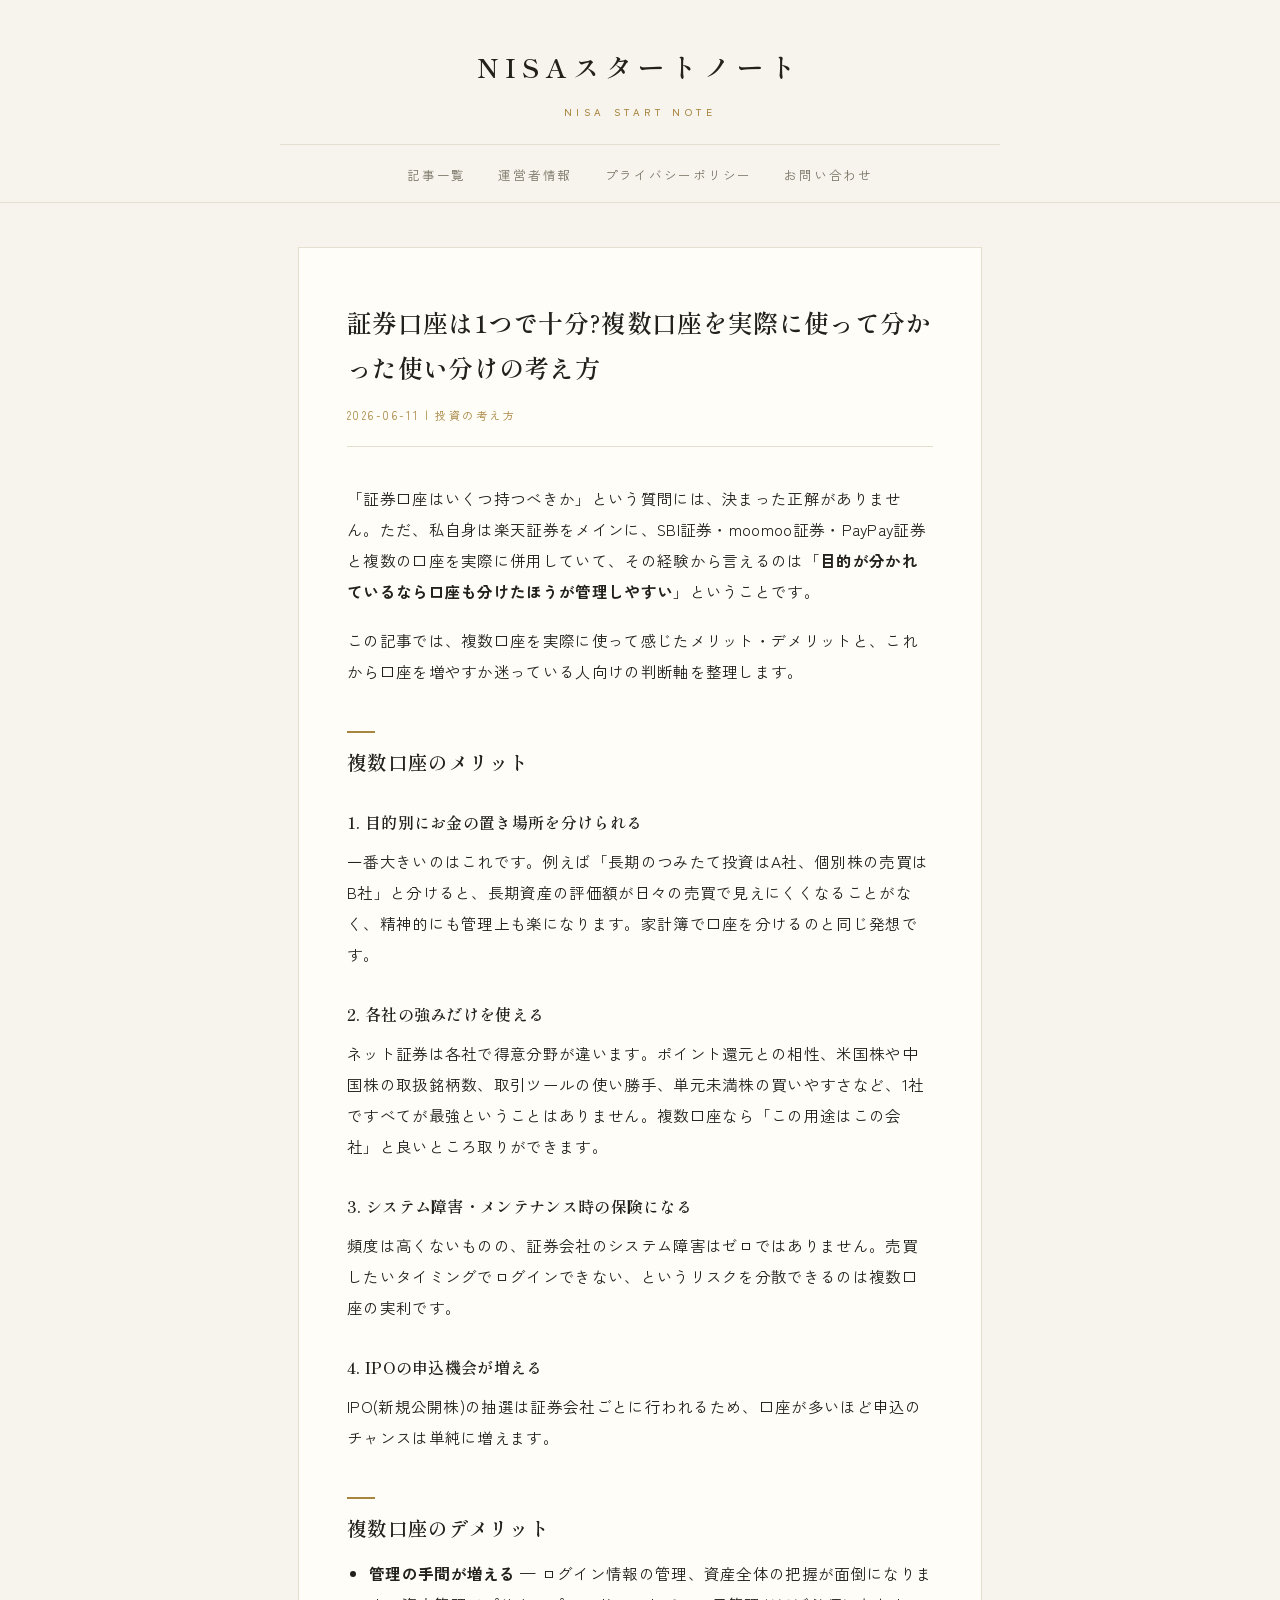
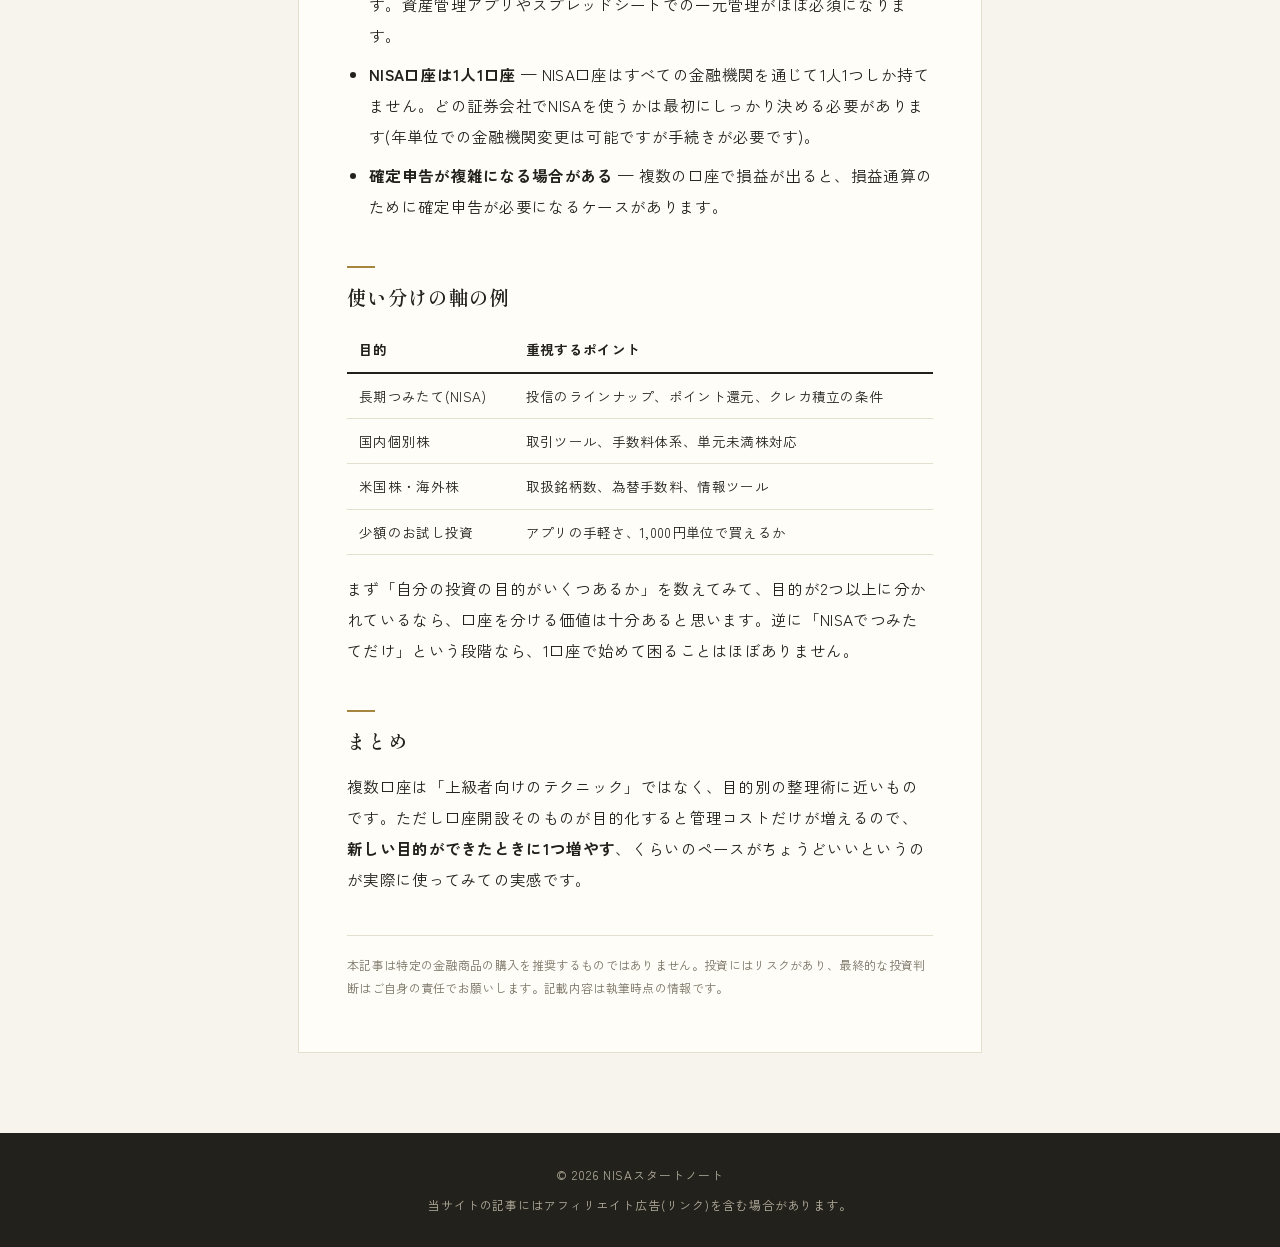
<file: posts/multiple-brokerage-accounts.html>
<!DOCTYPE html>
<html lang="ja">
<head>
<meta charset="UTF-8">
<meta name="viewport" content="width=device-width, initial-scale=1.0">
<title>証券口座は1つで十分?複数口座を実際に使って分かった使い分けの考え方 | NISAスタートノート</title>
<meta name="description" content="楽天証券・SBI証券など複数のネット証券口座を実際に併用している個人投資家が、複数口座のメリット・デメリットと使い分けの軸を整理します。">
<link rel="preconnect" href="https://fonts.googleapis.com">
<link rel="preconnect" href="https://fonts.gstatic.com" crossorigin>
<link href="https://fonts.googleapis.com/css2?family=Shippori+Mincho:wght@500;600;700&family=Zen+Kaku+Gothic+New:wght@400;500;700&display=swap" rel="stylesheet">
<link rel="stylesheet" href="../css/style.css">
</head>
<body>
<header class="site-header">
  <div class="inner">
    <a class="site-title" href="../index.html">NISAスタートノート</a>
    <nav class="global">
      <a href="../index.html">記事一覧</a>
      <a href="../about.html">運営者情報</a>
      <a href="../privacy.html">プライバシーポリシー</a>
      <a href="../contact.html">お問い合わせ</a>
    </nav>
  </div>
</header>
<main>
<article class="post">
<h1>証券口座は1つで十分?複数口座を実際に使って分かった使い分けの考え方</h1>
<div class="meta">2026-06-11 | 投資の考え方</div>

<p>「証券口座はいくつ持つべきか」という質問には、決まった正解がありません。ただ、私自身は楽天証券をメインに、SBI証券・moomoo証券・PayPay証券と複数の口座を実際に併用していて、その経験から言えるのは「<strong>目的が分かれているなら口座も分けたほうが管理しやすい</strong>」ということです。</p>

<p>この記事では、複数口座を実際に使って感じたメリット・デメリットと、これから口座を増やすか迷っている人向けの判断軸を整理します。</p>

<h2>複数口座のメリット</h2>

<h3>1. 目的別にお金の置き場所を分けられる</h3>
<p>一番大きいのはこれです。例えば「長期のつみたて投資はA社、個別株の売買はB社」と分けると、長期資産の評価額が日々の売買で見えにくくなることがなく、精神的にも管理上も楽になります。家計簿で口座を分けるのと同じ発想です。</p>

<h3>2. 各社の強みだけを使える</h3>
<p>ネット証券は各社で得意分野が違います。ポイント還元との相性、米国株や中国株の取扱銘柄数、取引ツールの使い勝手、単元未満株の買いやすさなど、1社ですべてが最強ということはありません。複数口座なら「この用途はこの会社」と良いところ取りができます。</p>

<h3>3. システム障害・メンテナンス時の保険になる</h3>
<p>頻度は高くないものの、証券会社のシステム障害はゼロではありません。売買したいタイミングでログインできない、というリスクを分散できるのは複数口座の実利です。</p>

<h3>4. IPOの申込機会が増える</h3>
<p>IPO(新規公開株)の抽選は証券会社ごとに行われるため、口座が多いほど申込のチャンスは単純に増えます。</p>

<h2>複数口座のデメリット</h2>

<ul>
<li><strong>管理の手間が増える</strong> — ログイン情報の管理、資産全体の把握が面倒になります。資産管理アプリやスプレッドシートでの一元管理がほぼ必須になります。</li>
<li><strong>NISA口座は1人1口座</strong> — NISA口座はすべての金融機関を通じて1人1つしか持てません。どの証券会社でNISAを使うかは最初にしっかり決める必要があります(年単位での金融機関変更は可能ですが手続きが必要です)。</li>
<li><strong>確定申告が複雑になる場合がある</strong> — 複数の口座で損益が出ると、損益通算のために確定申告が必要になるケースがあります。</li>
</ul>

<h2>使い分けの軸の例</h2>

<table>
<tr><th>目的</th><th>重視するポイント</th></tr>
<tr><td>長期つみたて(NISA)</td><td>投信のラインナップ、ポイント還元、クレカ積立の条件</td></tr>
<tr><td>国内個別株</td><td>取引ツール、手数料体系、単元未満株対応</td></tr>
<tr><td>米国株・海外株</td><td>取扱銘柄数、為替手数料、情報ツール</td></tr>
<tr><td>少額のお試し投資</td><td>アプリの手軽さ、1,000円単位で買えるか</td></tr>
</table>

<p>まず「自分の投資の目的がいくつあるか」を数えてみて、目的が2つ以上に分かれているなら、口座を分ける価値は十分あると思います。逆に「NISAでつみたてだけ」という段階なら、1口座で始めて困ることはほぼありません。</p>

<h2>まとめ</h2>
<p>複数口座は「上級者向けのテクニック」ではなく、目的別の整理術に近いものです。ただし口座開設そのものが目的化すると管理コストだけが増えるので、<strong>新しい目的ができたときに1つ増やす</strong>、くらいのペースがちょうどいいというのが実際に使ってみての実感です。</p>

<div class="disclaimer">本記事は特定の金融商品の購入を推奨するものではありません。投資にはリスクがあり、最終的な投資判断はご自身の責任でお願いします。記載内容は執筆時点の情報です。</div>
</article>
</main>
<footer class="site-footer">
  <div class="inner">
    <span>© 2026 NISAスタートノート</span>
    <span>当サイトの記事にはアフィリエイト広告(リンク)を含む場合があります。</span>
  </div>
</footer>
</body>
</html>
</file>
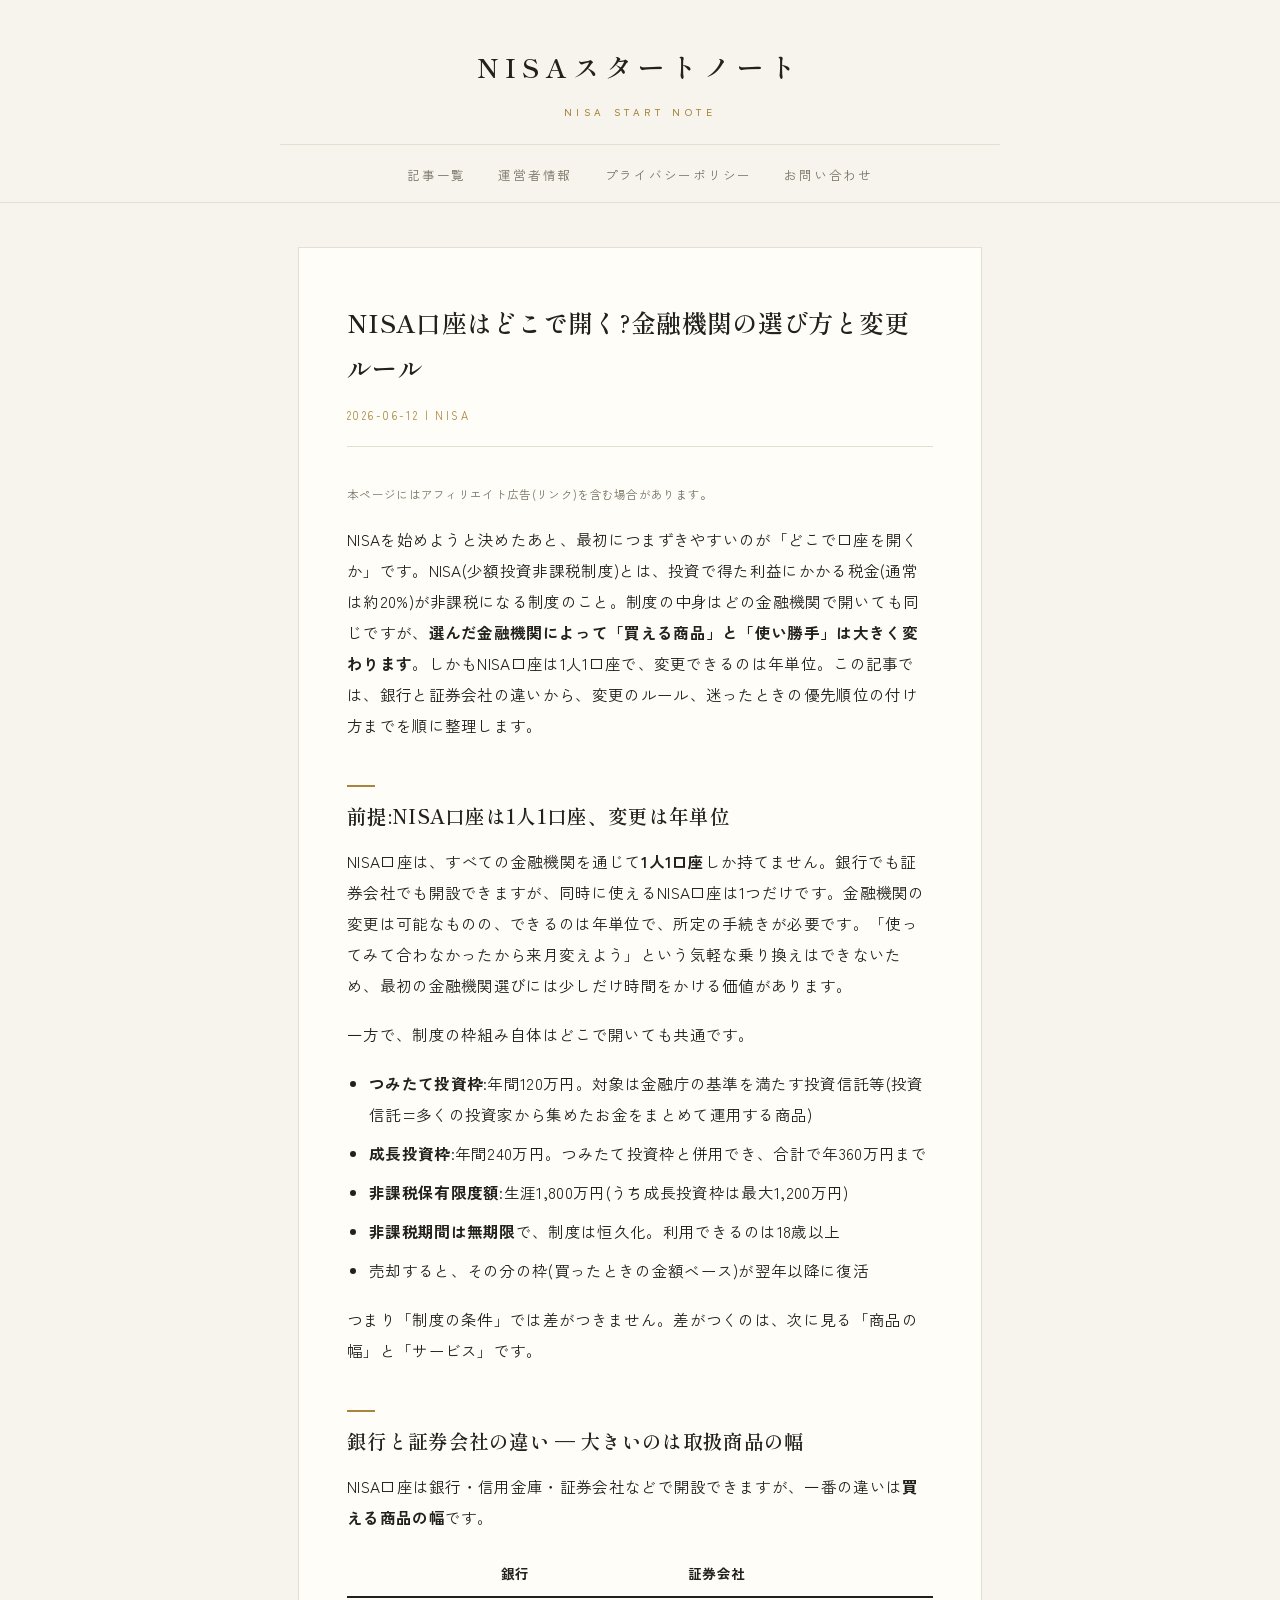
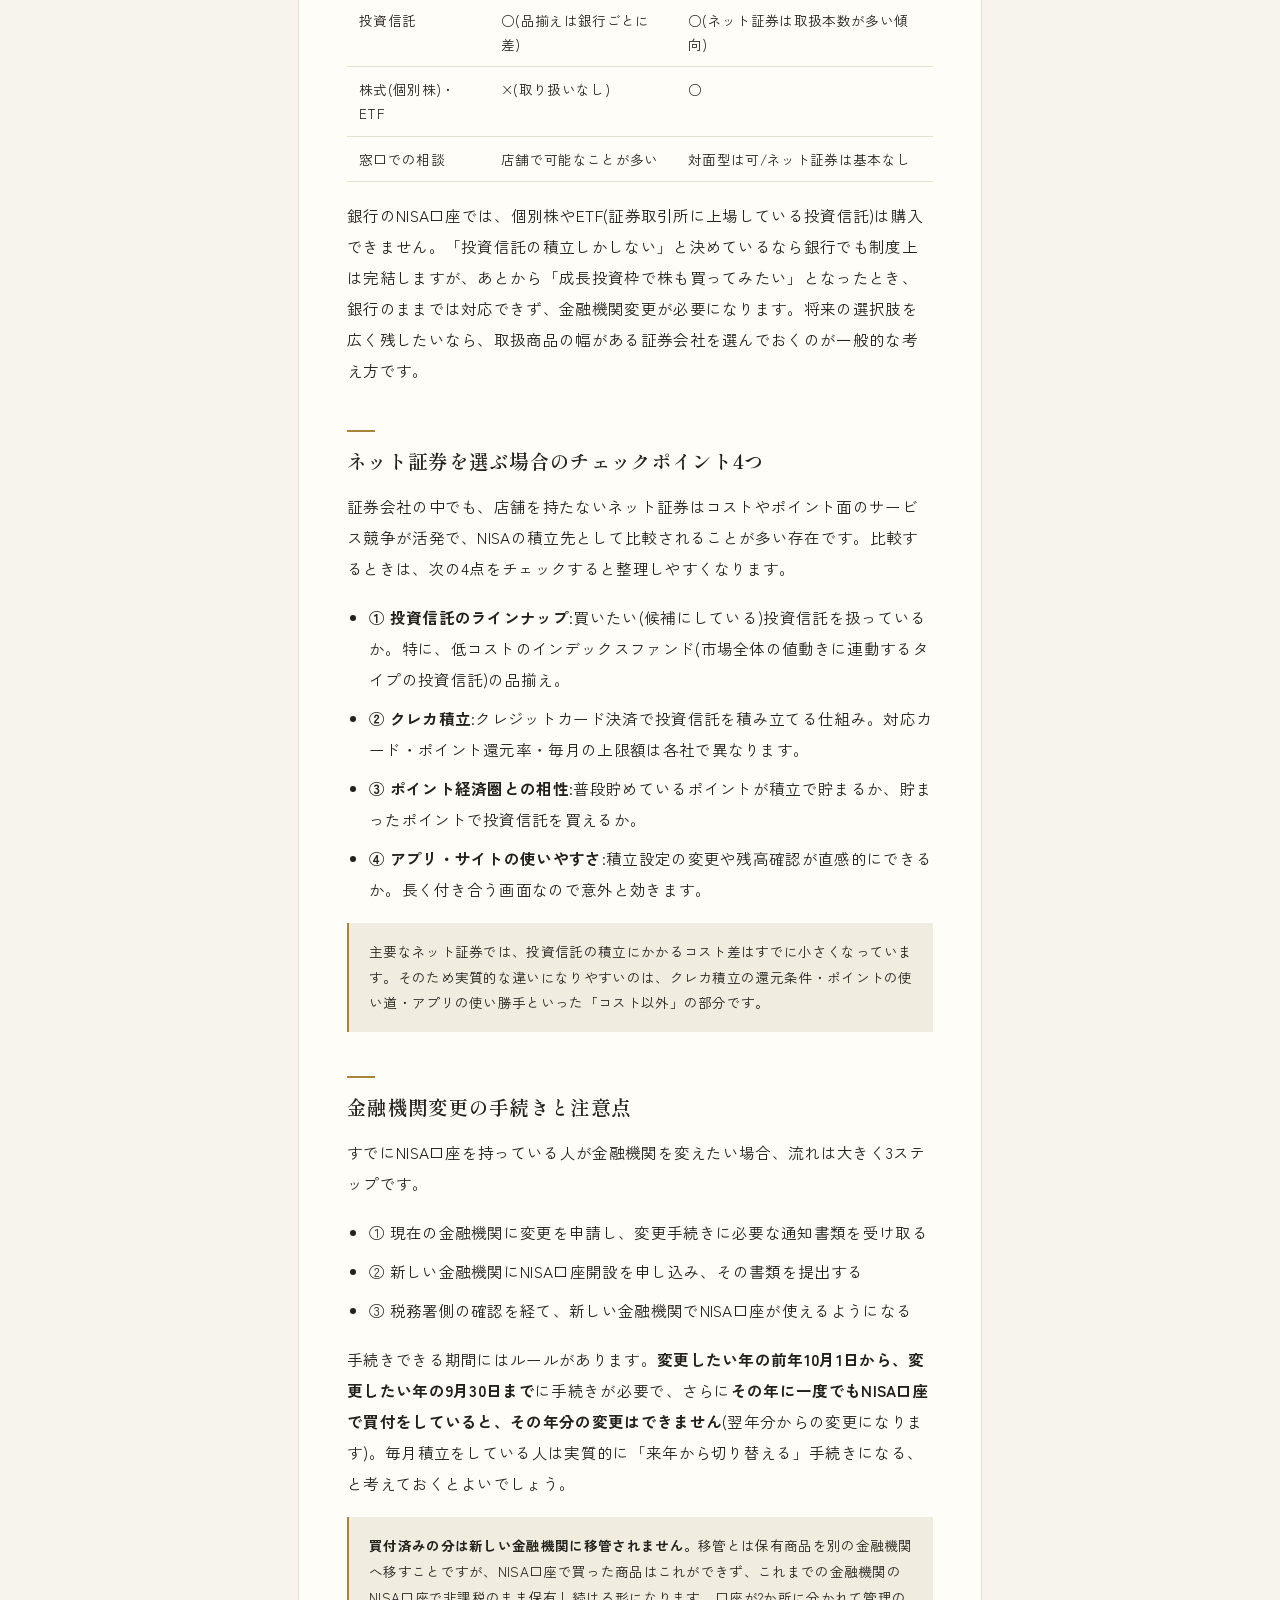
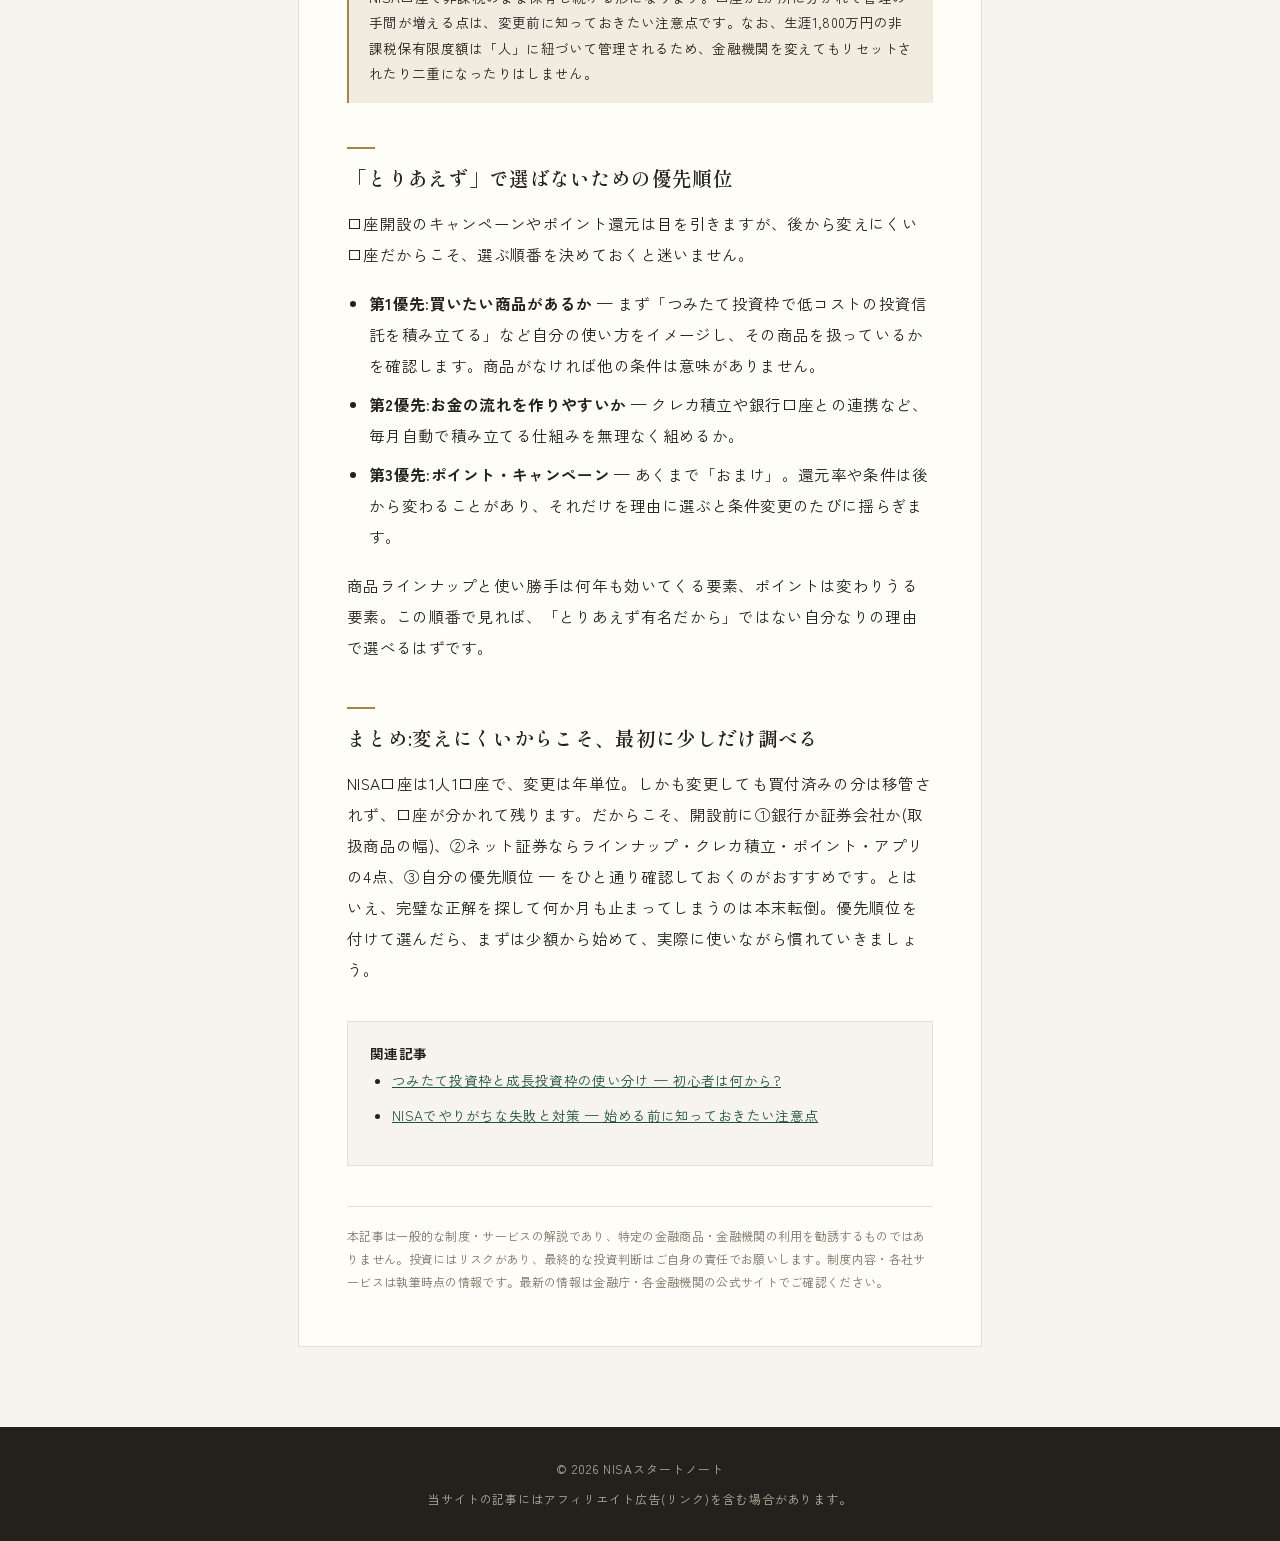
<file: posts/nisa-kinyukikan.html>
<!DOCTYPE html>
<html lang="ja">
<head>
<meta charset="UTF-8">
<meta name="viewport" content="width=device-width, initial-scale=1.0">
<title>NISA口座はどこで開く?金融機関の選び方と変更ルール | NISAスタートノート</title>
<meta name="description" content="NISA口座は1人1口座で、金融機関の変更は年単位。銀行と証券会社の違い、ネット証券を選ぶときのチェックポイント、変更手続きの注意点を投資未経験の方向けにやさしく整理します。">
<link rel="preconnect" href="https://fonts.googleapis.com">
<link rel="preconnect" href="https://fonts.gstatic.com" crossorigin>
<link href="https://fonts.googleapis.com/css2?family=Shippori+Mincho:wght@500;600;700&family=Zen+Kaku+Gothic+New:wght@400;500;700&display=swap" rel="stylesheet">
<link rel="stylesheet" href="../css/style.css">
</head>
<body>
<header class="site-header">
  <div class="inner">
    <a class="site-title" href="../index.html">NISAスタートノート</a>
    <nav class="global">
      <a href="../index.html">記事一覧</a>
      <a href="../about.html">運営者情報</a>
      <a href="../privacy.html">プライバシーポリシー</a>
      <a href="../contact.html">お問い合わせ</a>
    </nav>
  </div>
</header>
<main>
<article class="post">
<h1>NISA口座はどこで開く?金融機関の選び方と変更ルール</h1>
<div class="meta">2026-06-12 | NISA</div>
<p class="ad-label">本ページにはアフィリエイト広告(リンク)を含む場合があります。</p>

<p>NISAを始めようと決めたあと、最初につまずきやすいのが「どこで口座を開くか」です。NISA(少額投資非課税制度)とは、投資で得た利益にかかる税金(通常は約20%)が非課税になる制度のこと。制度の中身はどの金融機関で開いても同じですが、<strong>選んだ金融機関によって「買える商品」と「使い勝手」は大きく変わります</strong>。しかもNISA口座は1人1口座で、変更できるのは年単位。この記事では、銀行と証券会社の違いから、変更のルール、迷ったときの優先順位の付け方までを順に整理します。</p>

<h2>前提:NISA口座は1人1口座、変更は年単位</h2>
<p>NISA口座は、すべての金融機関を通じて<strong>1人1口座</strong>しか持てません。銀行でも証券会社でも開設できますが、同時に使えるNISA口座は1つだけです。金融機関の変更は可能なものの、できるのは年単位で、所定の手続きが必要です。「使ってみて合わなかったから来月変えよう」という気軽な乗り換えはできないため、最初の金融機関選びには少しだけ時間をかける価値があります。</p>
<p>一方で、制度の枠組み自体はどこで開いても共通です。</p>
<ul>
<li><strong>つみたて投資枠</strong>:年間120万円。対象は金融庁の基準を満たす投資信託等(投資信託=多くの投資家から集めたお金をまとめて運用する商品)</li>
<li><strong>成長投資枠</strong>:年間240万円。つみたて投資枠と併用でき、合計で年360万円まで</li>
<li><strong>非課税保有限度額</strong>:生涯1,800万円(うち成長投資枠は最大1,200万円)</li>
<li><strong>非課税期間は無期限</strong>で、制度は恒久化。利用できるのは18歳以上</li>
<li>売却すると、その分の枠(買ったときの金額ベース)が翌年以降に復活</li>
</ul>
<p>つまり「制度の条件」では差がつきません。差がつくのは、次に見る「商品の幅」と「サービス」です。</p>

<h2>銀行と証券会社の違い — 大きいのは取扱商品の幅</h2>
<p>NISA口座は銀行・信用金庫・証券会社などで開設できますが、一番の違いは<strong>買える商品の幅</strong>です。</p>
<table>
<tr><th></th><th>銀行</th><th>証券会社</th></tr>
<tr><td>投資信託</td><td>○(品揃えは銀行ごとに差)</td><td>○(ネット証券は取扱本数が多い傾向)</td></tr>
<tr><td>株式(個別株)・ETF</td><td>×(取り扱いなし)</td><td>○</td></tr>
<tr><td>窓口での相談</td><td>店舗で可能なことが多い</td><td>対面型は可/ネット証券は基本なし</td></tr>
</table>
<p>銀行のNISA口座では、個別株やETF(証券取引所に上場している投資信託)は購入できません。「投資信託の積立しかしない」と決めているなら銀行でも制度上は完結しますが、あとから「成長投資枠で株も買ってみたい」となったとき、銀行のままでは対応できず、金融機関変更が必要になります。将来の選択肢を広く残したいなら、取扱商品の幅がある証券会社を選んでおくのが一般的な考え方です。</p>

<h2>ネット証券を選ぶ場合のチェックポイント4つ</h2>
<p>証券会社の中でも、店舗を持たないネット証券はコストやポイント面のサービス競争が活発で、NISAの積立先として比較されることが多い存在です。比較するときは、次の4点をチェックすると整理しやすくなります。</p>
<ul>
<li><strong>① 投資信託のラインナップ</strong>:買いたい(候補にしている)投資信託を扱っているか。特に、低コストのインデックスファンド(市場全体の値動きに連動するタイプの投資信託)の品揃え。</li>
<li><strong>② クレカ積立</strong>:クレジットカード決済で投資信託を積み立てる仕組み。対応カード・ポイント還元率・毎月の上限額は各社で異なります。</li>
<li><strong>③ ポイント経済圏との相性</strong>:普段貯めているポイントが積立で貯まるか、貯まったポイントで投資信託を買えるか。</li>
<li><strong>④ アプリ・サイトの使いやすさ</strong>:積立設定の変更や残高確認が直感的にできるか。長く付き合う画面なので意外と効きます。</li>
</ul>
<div class="note">主要なネット証券では、投資信託の積立にかかるコスト差はすでに小さくなっています。そのため実質的な違いになりやすいのは、クレカ積立の還元条件・ポイントの使い道・アプリの使い勝手といった「コスト以外」の部分です。</div>

<h2>金融機関変更の手続きと注意点</h2>
<p>すでにNISA口座を持っている人が金融機関を変えたい場合、流れは大きく3ステップです。</p>
<ul>
<li>① 現在の金融機関に変更を申請し、変更手続きに必要な通知書類を受け取る</li>
<li>② 新しい金融機関にNISA口座開設を申し込み、その書類を提出する</li>
<li>③ 税務署側の確認を経て、新しい金融機関でNISA口座が使えるようになる</li>
</ul>
<p>手続きできる期間にはルールがあります。<strong>変更したい年の前年10月1日から、変更したい年の9月30日まで</strong>に手続きが必要で、さらに<strong>その年に一度でもNISA口座で買付をしていると、その年分の変更はできません</strong>(翌年分からの変更になります)。毎月積立をしている人は実質的に「来年から切り替える」手続きになる、と考えておくとよいでしょう。</p>
<div class="note"><strong>買付済みの分は新しい金融機関に移管されません。</strong>移管とは保有商品を別の金融機関へ移すことですが、NISA口座で買った商品はこれができず、これまでの金融機関のNISA口座で非課税のまま保有し続ける形になります。口座が2か所に分かれて管理の手間が増える点は、変更前に知っておきたい注意点です。なお、生涯1,800万円の非課税保有限度額は「人」に紐づいて管理されるため、金融機関を変えてもリセットされたり二重になったりはしません。</div>

<h2>「とりあえず」で選ばないための優先順位</h2>
<p>口座開設のキャンペーンやポイント還元は目を引きますが、後から変えにくい口座だからこそ、選ぶ順番を決めておくと迷いません。</p>
<ul>
<li><strong>第1優先:買いたい商品があるか</strong> — まず「つみたて投資枠で低コストの投資信託を積み立てる」など自分の使い方をイメージし、その商品を扱っているかを確認します。商品がなければ他の条件は意味がありません。</li>
<li><strong>第2優先:お金の流れを作りやすいか</strong> — クレカ積立や銀行口座との連携など、毎月自動で積み立てる仕組みを無理なく組めるか。</li>
<li><strong>第3優先:ポイント・キャンペーン</strong> — あくまで「おまけ」。還元率や条件は後から変わることがあり、それだけを理由に選ぶと条件変更のたびに揺らぎます。</li>
</ul>
<p>商品ラインナップと使い勝手は何年も効いてくる要素、ポイントは変わりうる要素。この順番で見れば、「とりあえず有名だから」ではない自分なりの理由で選べるはずです。</p>

<h2>まとめ:変えにくいからこそ、最初に少しだけ調べる</h2>
<p>NISA口座は1人1口座で、変更は年単位。しかも変更しても買付済みの分は移管されず、口座が分かれて残ります。だからこそ、開設前に①銀行か証券会社か(取扱商品の幅)、②ネット証券ならラインナップ・クレカ積立・ポイント・アプリの4点、③自分の優先順位 — をひと通り確認しておくのがおすすめです。とはいえ、完璧な正解を探して何か月も止まってしまうのは本末転倒。優先順位を付けて選んだら、まずは少額から始めて、実際に使いながら慣れていきましょう。</p>

<div class="related">
<strong>関連記事</strong>
<ul>
<li><a href="nisa-waku-tsukaiwake.html">つみたて投資枠と成長投資枠の使い分け — 初心者は何から?</a></li>
<li><a href="nisa-shippai.html">NISAでやりがちな失敗と対策 — 始める前に知っておきたい注意点</a></li>
</ul>
</div>

<div class="disclaimer">本記事は一般的な制度・サービスの解説であり、特定の金融商品・金融機関の利用を勧誘するものではありません。投資にはリスクがあり、最終的な投資判断はご自身の責任でお願いします。制度内容・各社サービスは執筆時点の情報です。最新の情報は金融庁・各金融機関の公式サイトでご確認ください。</div>
</article>
</main>
<footer class="site-footer">
  <div class="inner">
    <span>© 2026 NISAスタートノート</span>
    <span>当サイトの記事にはアフィリエイト広告(リンク)を含む場合があります。</span>
  </div>
</footer>
</body>
</html>
</file>
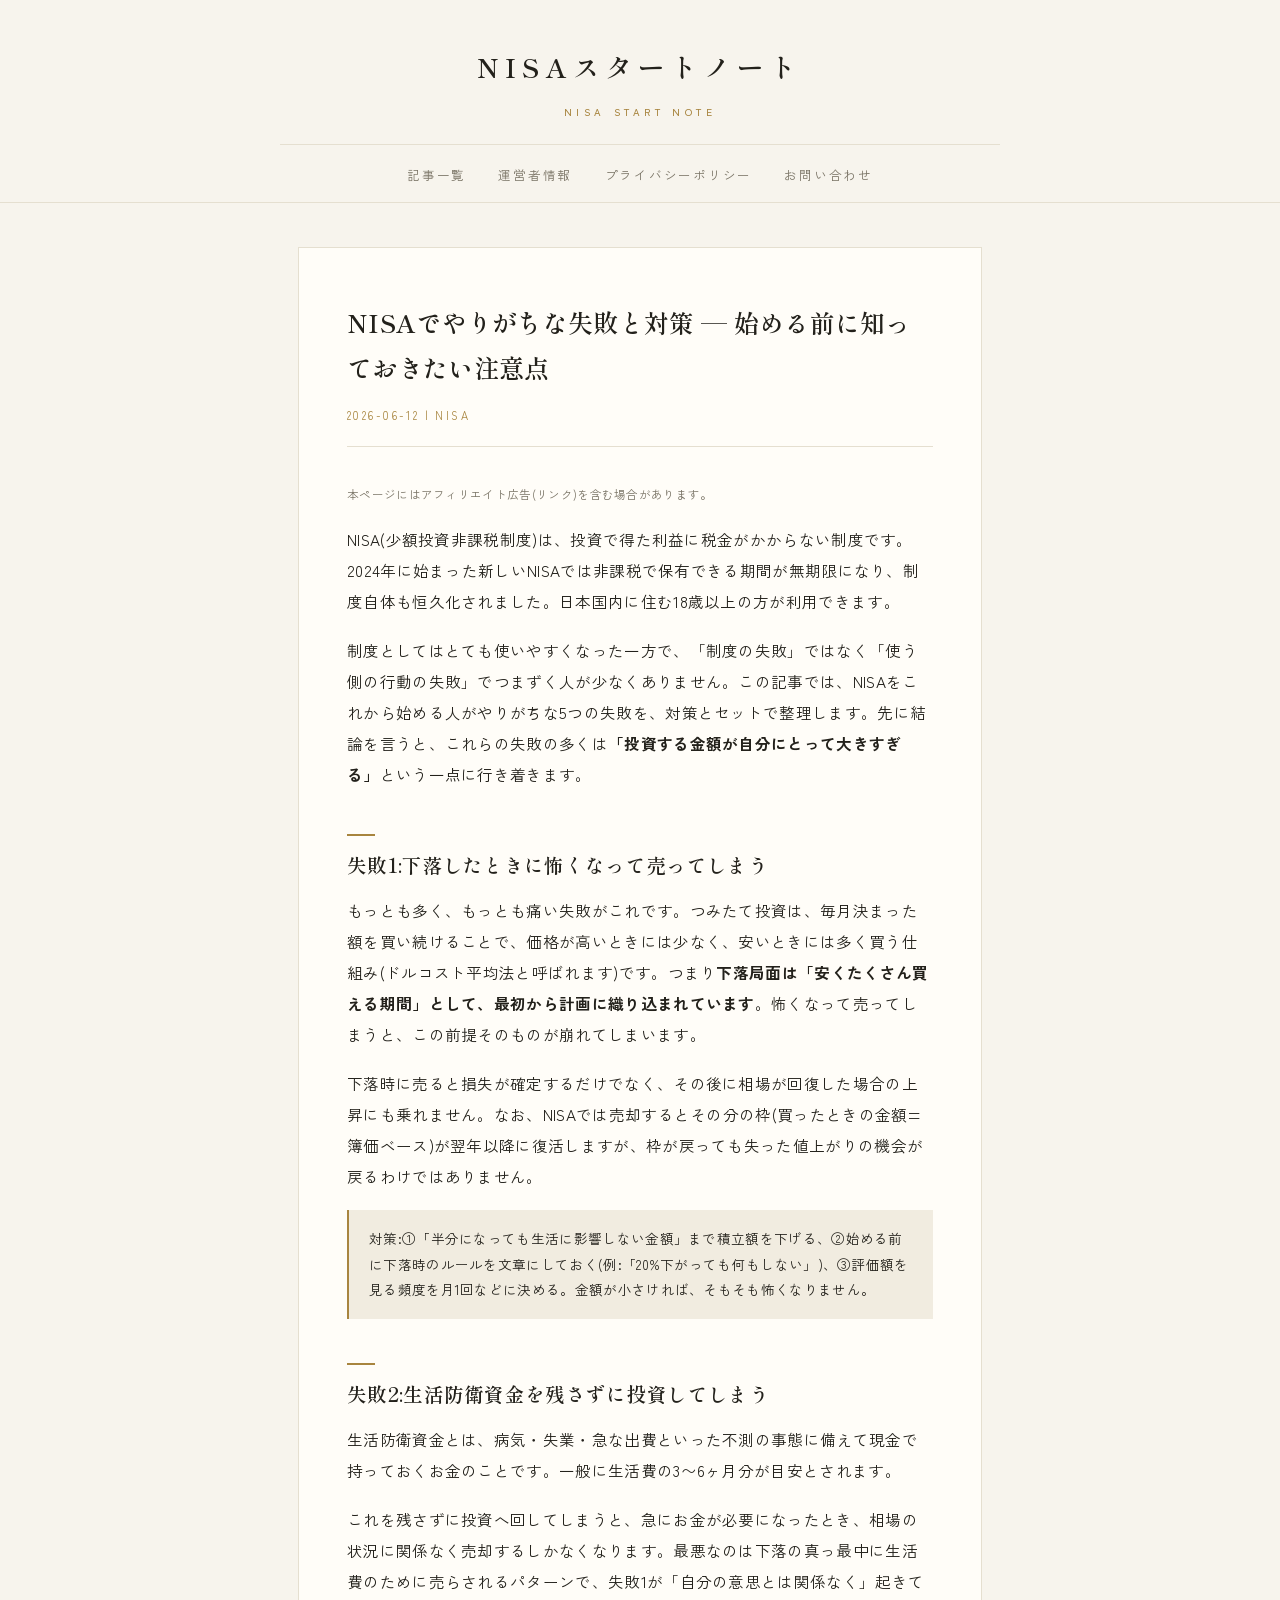
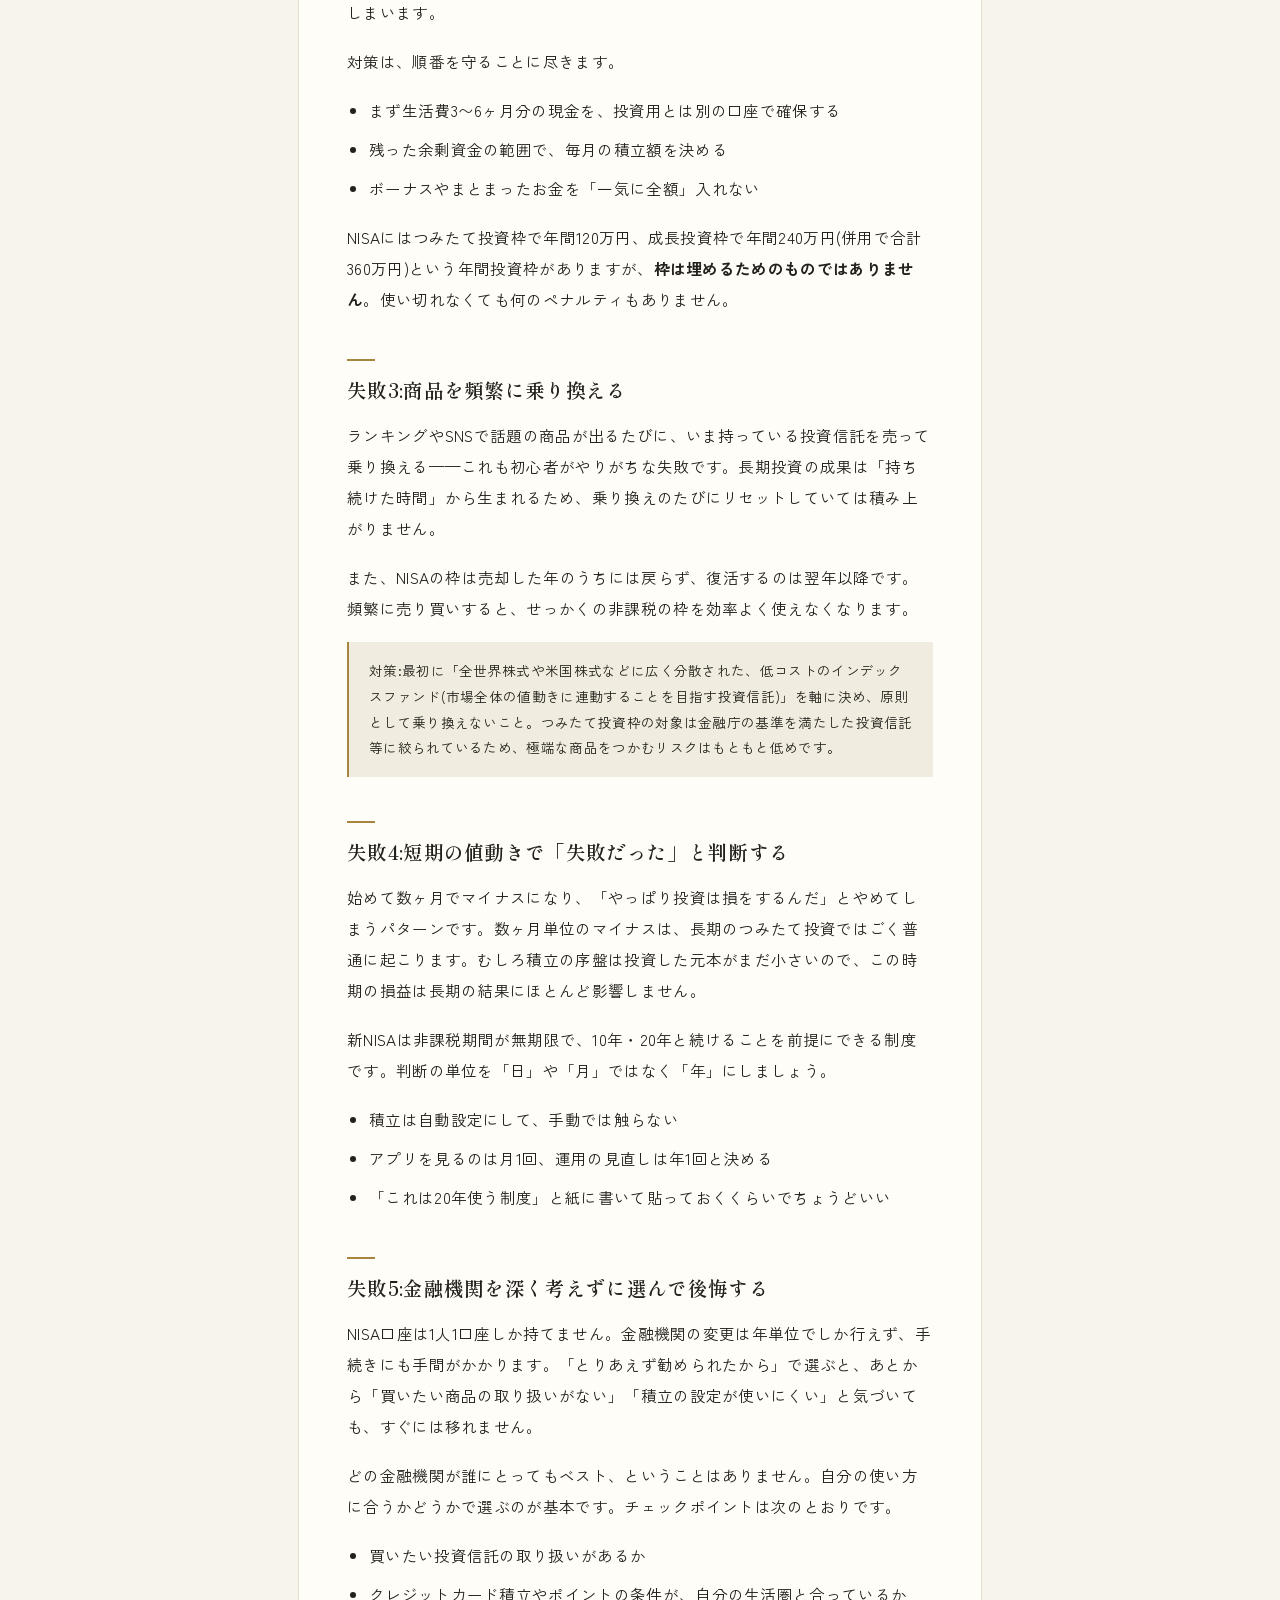
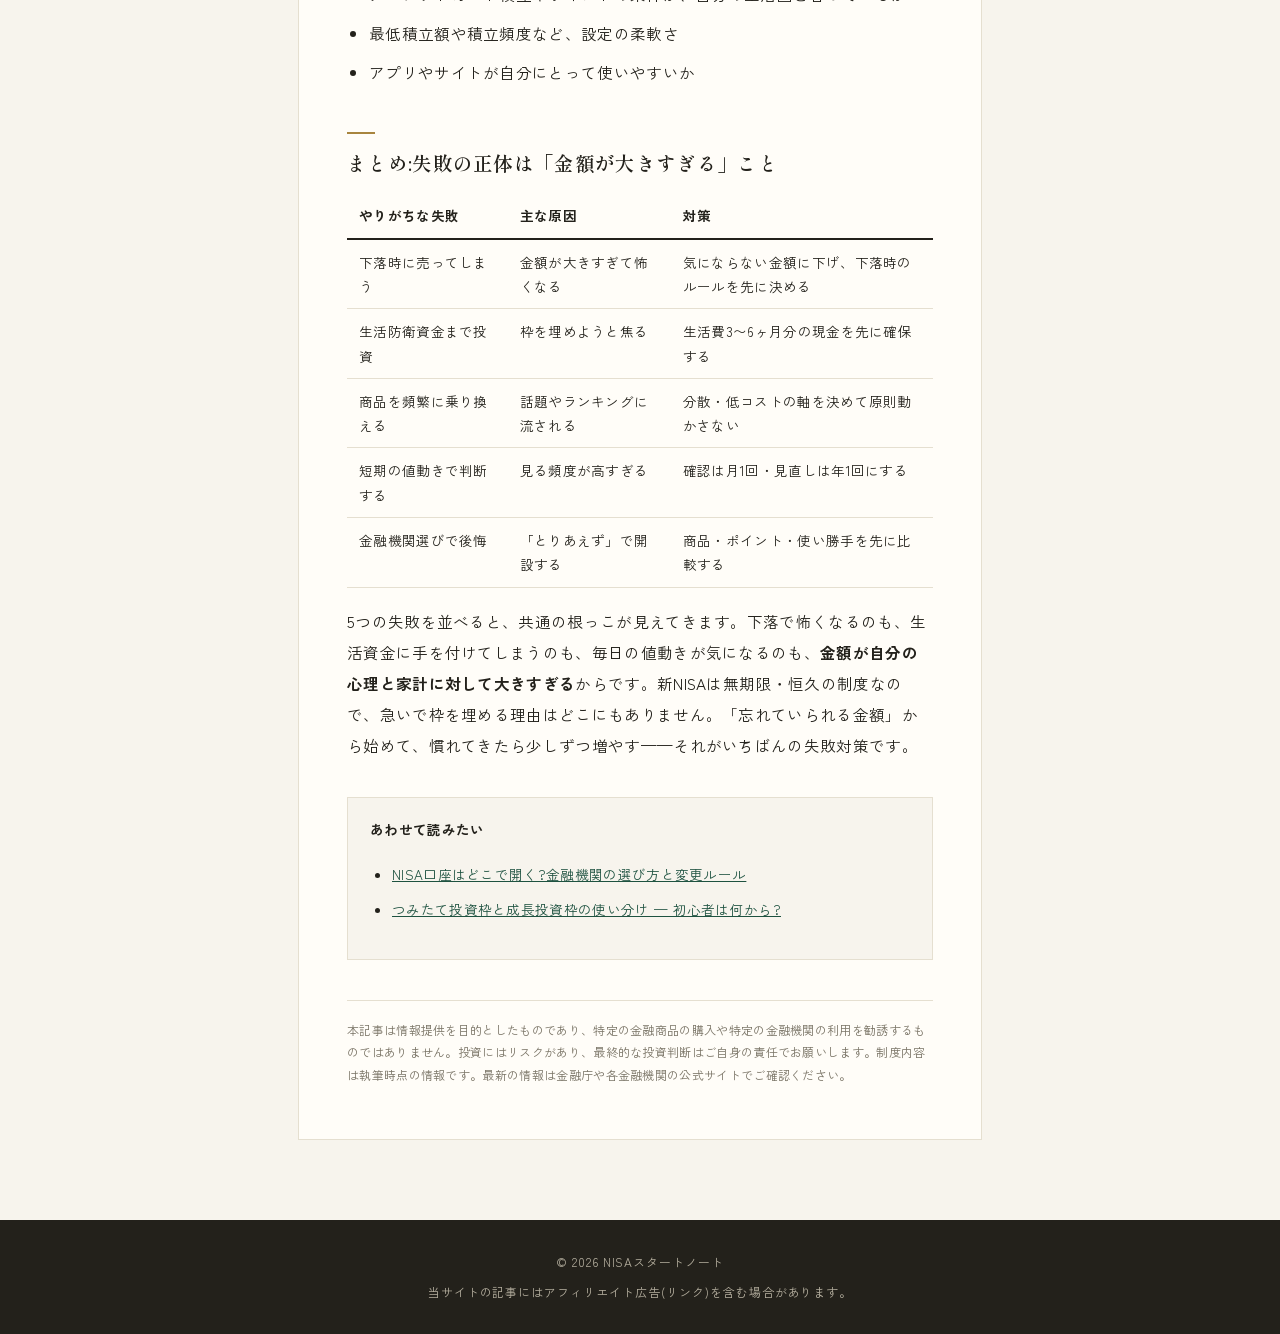
<file: posts/nisa-shippai.html>
<!DOCTYPE html>
<html lang="ja">
<head>
<meta charset="UTF-8">
<meta name="viewport" content="width=device-width, initial-scale=1.0">
<title>NISAでやりがちな失敗と対策 — 始める前に知っておきたい注意点 | NISAスタートノート</title>
<meta name="description" content="NISAをこれから始める初心者向けに、下落時の狼狽売り・生活防衛資金の不足・商品の乗り換え・短期目線・金融機関選びという5つのよくある失敗を、対策とセットで解説します。">
<link rel="preconnect" href="https://fonts.googleapis.com">
<link rel="preconnect" href="https://fonts.gstatic.com" crossorigin>
<link href="https://fonts.googleapis.com/css2?family=Shippori+Mincho:wght@500;600;700&family=Zen+Kaku+Gothic+New:wght@400;500;700&display=swap" rel="stylesheet">
<link rel="stylesheet" href="../css/style.css">
</head>
<body>
<header class="site-header">
  <div class="inner">
    <a class="site-title" href="../index.html">NISAスタートノート</a>
    <nav class="global">
      <a href="../index.html">記事一覧</a>
      <a href="../about.html">運営者情報</a>
      <a href="../privacy.html">プライバシーポリシー</a>
      <a href="../contact.html">お問い合わせ</a>
    </nav>
  </div>
</header>
<main>
<article class="post">
<h1>NISAでやりがちな失敗と対策 — 始める前に知っておきたい注意点</h1>
<div class="meta">2026-06-12 | NISA</div>

<p class="ad-label">本ページにはアフィリエイト広告(リンク)を含む場合があります。</p>

<p>NISA(少額投資非課税制度)は、投資で得た利益に税金がかからない制度です。2024年に始まった新しいNISAでは非課税で保有できる期間が無期限になり、制度自体も恒久化されました。日本国内に住む18歳以上の方が利用できます。</p>
<p>制度としてはとても使いやすくなった一方で、「制度の失敗」ではなく「使う側の行動の失敗」でつまずく人が少なくありません。この記事では、NISAをこれから始める人がやりがちな5つの失敗を、対策とセットで整理します。先に結論を言うと、これらの失敗の多くは<strong>「投資する金額が自分にとって大きすぎる」</strong>という一点に行き着きます。</p>

<h2>失敗1:下落したときに怖くなって売ってしまう</h2>
<p>もっとも多く、もっとも痛い失敗がこれです。つみたて投資は、毎月決まった額を買い続けることで、価格が高いときには少なく、安いときには多く買う仕組み(ドルコスト平均法と呼ばれます)です。つまり<strong>下落局面は「安くたくさん買える期間」として、最初から計画に織り込まれています</strong>。怖くなって売ってしまうと、この前提そのものが崩れてしまいます。</p>
<p>下落時に売ると損失が確定するだけでなく、その後に相場が回復した場合の上昇にも乗れません。なお、NISAでは売却するとその分の枠(買ったときの金額=簿価ベース)が翌年以降に復活しますが、枠が戻っても失った値上がりの機会が戻るわけではありません。</p>
<div class="note">対策:①「半分になっても生活に影響しない金額」まで積立額を下げる、②始める前に下落時のルールを文章にしておく(例:「20%下がっても何もしない」)、③評価額を見る頻度を月1回などに決める。金額が小さければ、そもそも怖くなりません。</div>

<h2>失敗2:生活防衛資金を残さずに投資してしまう</h2>
<p>生活防衛資金とは、病気・失業・急な出費といった不測の事態に備えて現金で持っておくお金のことです。一般に生活費の3〜6ヶ月分が目安とされます。</p>
<p>これを残さずに投資へ回してしまうと、急にお金が必要になったとき、相場の状況に関係なく売却するしかなくなります。最悪なのは下落の真っ最中に生活費のために売らされるパターンで、失敗1が「自分の意思とは関係なく」起きてしまいます。</p>
<p>対策は、順番を守ることに尽きます。</p>
<ul>
<li>まず生活費3〜6ヶ月分の現金を、投資用とは別の口座で確保する</li>
<li>残った余剰資金の範囲で、毎月の積立額を決める</li>
<li>ボーナスやまとまったお金を「一気に全額」入れない</li>
</ul>
<p>NISAにはつみたて投資枠で年間120万円、成長投資枠で年間240万円(併用で合計360万円)という年間投資枠がありますが、<strong>枠は埋めるためのものではありません</strong>。使い切れなくても何のペナルティもありません。</p>

<h2>失敗3:商品を頻繁に乗り換える</h2>
<p>ランキングやSNSで話題の商品が出るたびに、いま持っている投資信託を売って乗り換える——これも初心者がやりがちな失敗です。長期投資の成果は「持ち続けた時間」から生まれるため、乗り換えのたびにリセットしていては積み上がりません。</p>
<p>また、NISAの枠は売却した年のうちには戻らず、復活するのは翌年以降です。頻繁に売り買いすると、せっかくの非課税の枠を効率よく使えなくなります。</p>
<div class="note">対策:最初に「全世界株式や米国株式などに広く分散された、低コストのインデックスファンド(市場全体の値動きに連動することを目指す投資信託)」を軸に決め、原則として乗り換えないこと。つみたて投資枠の対象は金融庁の基準を満たした投資信託等に絞られているため、極端な商品をつかむリスクはもともと低めです。</div>

<h2>失敗4:短期の値動きで「失敗だった」と判断する</h2>
<p>始めて数ヶ月でマイナスになり、「やっぱり投資は損をするんだ」とやめてしまうパターンです。数ヶ月単位のマイナスは、長期のつみたて投資ではごく普通に起こります。むしろ積立の序盤は投資した元本がまだ小さいので、この時期の損益は長期の結果にほとんど影響しません。</p>
<p>新NISAは非課税期間が無期限で、10年・20年と続けることを前提にできる制度です。判断の単位を「日」や「月」ではなく「年」にしましょう。</p>
<ul>
<li>積立は自動設定にして、手動では触らない</li>
<li>アプリを見るのは月1回、運用の見直しは年1回と決める</li>
<li>「これは20年使う制度」と紙に書いて貼っておくくらいでちょうどいい</li>
</ul>

<h2>失敗5:金融機関を深く考えずに選んで後悔する</h2>
<p>NISA口座は1人1口座しか持てません。金融機関の変更は年単位でしか行えず、手続きにも手間がかかります。「とりあえず勧められたから」で選ぶと、あとから「買いたい商品の取り扱いがない」「積立の設定が使いにくい」と気づいても、すぐには移れません。</p>
<p>どの金融機関が誰にとってもベスト、ということはありません。自分の使い方に合うかどうかで選ぶのが基本です。チェックポイントは次のとおりです。</p>
<ul>
<li>買いたい投資信託の取り扱いがあるか</li>
<li>クレジットカード積立やポイントの条件が、自分の生活圏と合っているか</li>
<li>最低積立額や積立頻度など、設定の柔軟さ</li>
<li>アプリやサイトが自分にとって使いやすいか</li>
</ul>

<h2>まとめ:失敗の正体は「金額が大きすぎる」こと</h2>
<table>
<tr><th>やりがちな失敗</th><th>主な原因</th><th>対策</th></tr>
<tr><td>下落時に売ってしまう</td><td>金額が大きすぎて怖くなる</td><td>気にならない金額に下げ、下落時のルールを先に決める</td></tr>
<tr><td>生活防衛資金まで投資</td><td>枠を埋めようと焦る</td><td>生活費3〜6ヶ月分の現金を先に確保する</td></tr>
<tr><td>商品を頻繁に乗り換える</td><td>話題やランキングに流される</td><td>分散・低コストの軸を決めて原則動かさない</td></tr>
<tr><td>短期の値動きで判断する</td><td>見る頻度が高すぎる</td><td>確認は月1回・見直しは年1回にする</td></tr>
<tr><td>金融機関選びで後悔</td><td>「とりあえず」で開設する</td><td>商品・ポイント・使い勝手を先に比較する</td></tr>
</table>
<p>5つの失敗を並べると、共通の根っこが見えてきます。下落で怖くなるのも、生活資金に手を付けてしまうのも、毎日の値動きが気になるのも、<strong>金額が自分の心理と家計に対して大きすぎる</strong>からです。新NISAは無期限・恒久の制度なので、急いで枠を埋める理由はどこにもありません。「忘れていられる金額」から始めて、慣れてきたら少しずつ増やす——それがいちばんの失敗対策です。</p>

<div class="related">
<p><strong>あわせて読みたい</strong></p>
<ul>
<li><a href="nisa-kinyukikan.html">NISA口座はどこで開く?金融機関の選び方と変更ルール</a></li>
<li><a href="nisa-waku-tsukaiwake.html">つみたて投資枠と成長投資枠の使い分け — 初心者は何から?</a></li>
</ul>
</div>

<div class="disclaimer">本記事は情報提供を目的としたものであり、特定の金融商品の購入や特定の金融機関の利用を勧誘するものではありません。投資にはリスクがあり、最終的な投資判断はご自身の責任でお願いします。制度内容は執筆時点の情報です。最新の情報は金融庁や各金融機関の公式サイトでご確認ください。</div>
</article>
</main>
<footer class="site-footer">
  <div class="inner">
    <span>© 2026 NISAスタートノート</span>
    <span>当サイトの記事にはアフィリエイト広告(リンク)を含む場合があります。</span>
  </div>
</footer>
</body>
</html>
</file>
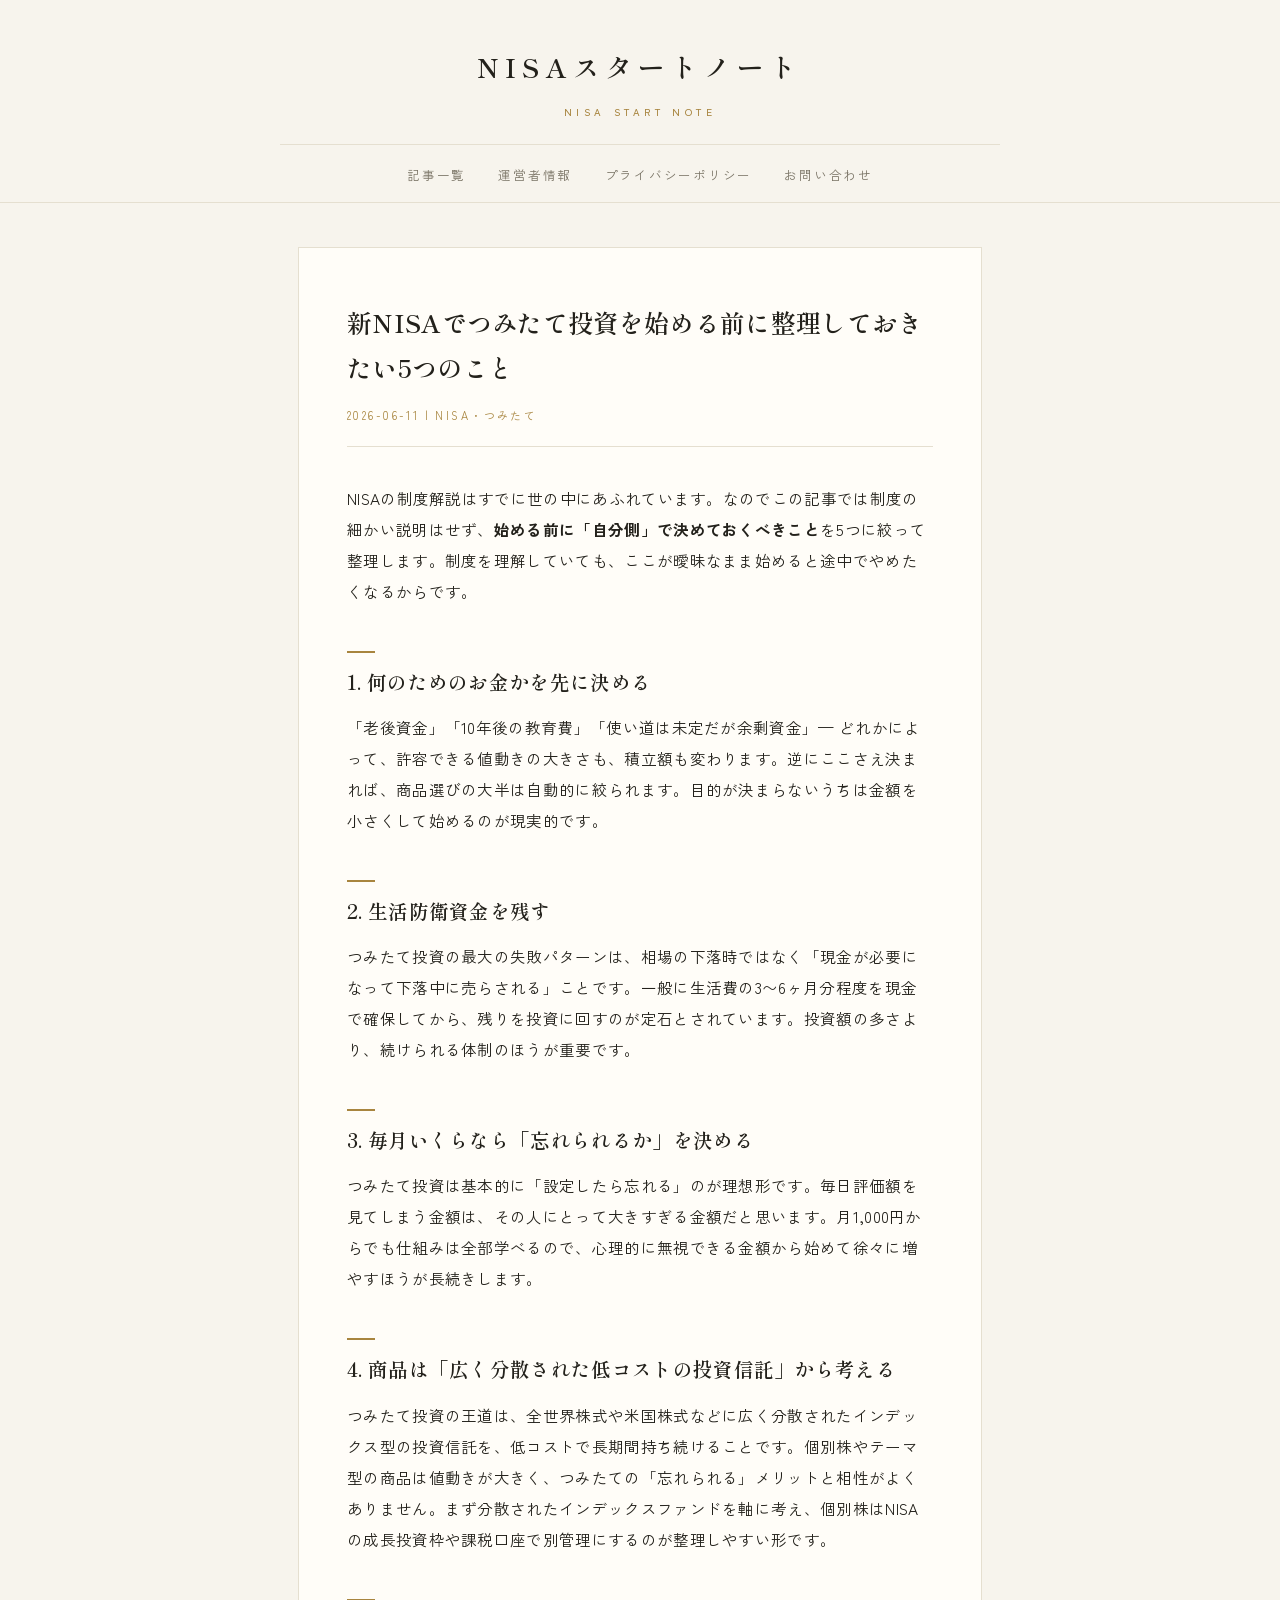
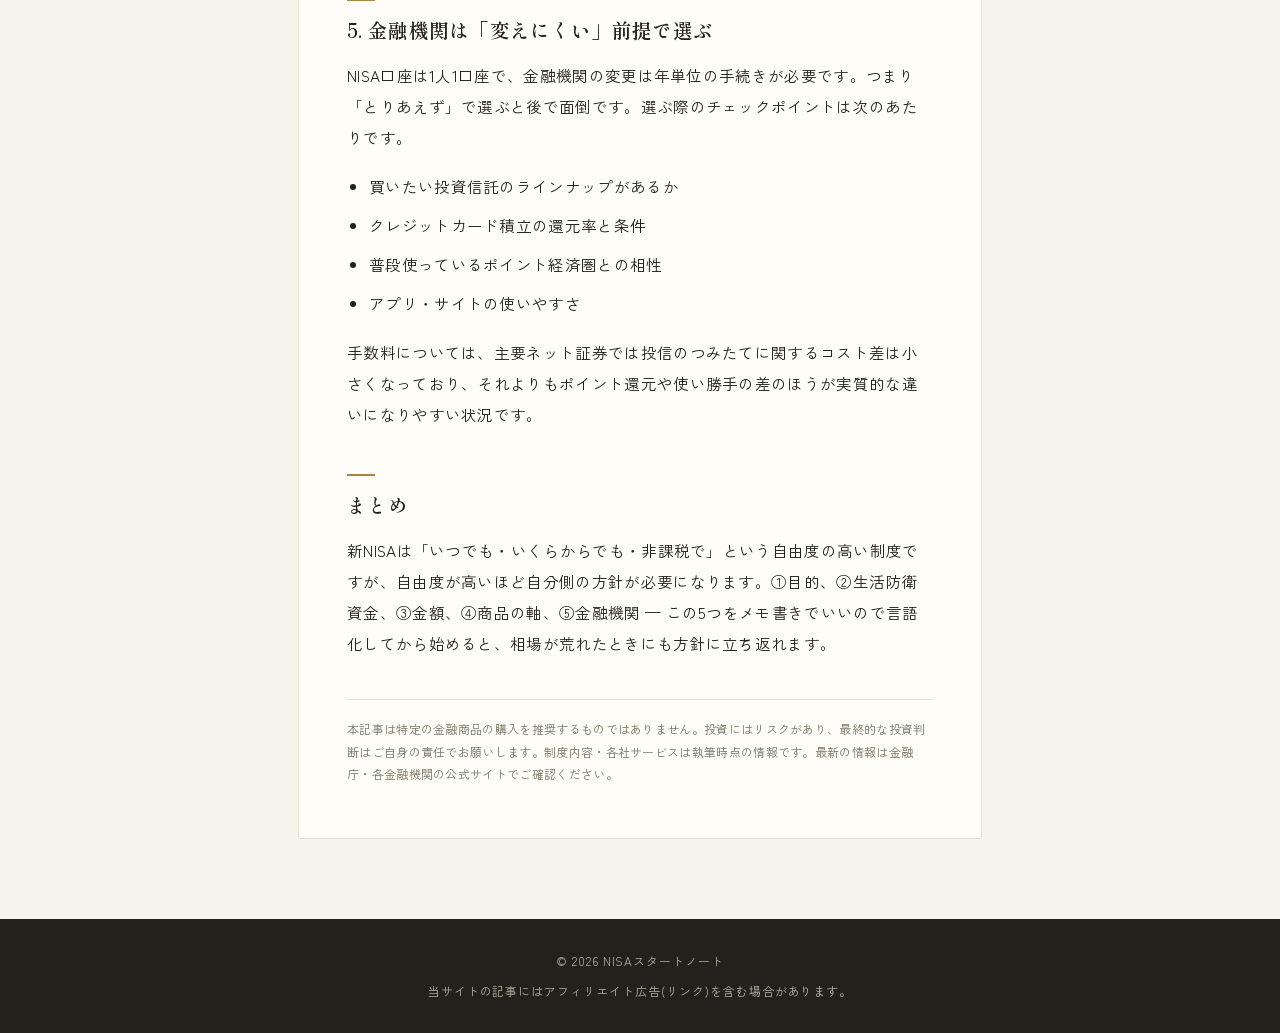
<file: posts/nisa-tsumitate-basics.html>
<!DOCTYPE html>
<html lang="ja">
<head>
<meta charset="UTF-8">
<meta name="viewport" content="width=device-width, initial-scale=1.0">
<title>新NISAでつみたて投資を始める前に整理しておきたい5つのこと | NISAスタートノート</title>
<meta name="description" content="新NISAでつみたて投資を始める初心者向けに、制度の説明ではなく「自分がどう使うか」を決めるための5つの考え方を整理します。">
<link rel="preconnect" href="https://fonts.googleapis.com">
<link rel="preconnect" href="https://fonts.gstatic.com" crossorigin>
<link href="https://fonts.googleapis.com/css2?family=Shippori+Mincho:wght@500;600;700&family=Zen+Kaku+Gothic+New:wght@400;500;700&display=swap" rel="stylesheet">
<link rel="stylesheet" href="../css/style.css">
</head>
<body>
<header class="site-header">
  <div class="inner">
    <a class="site-title" href="../index.html">NISAスタートノート</a>
    <nav class="global">
      <a href="../index.html">記事一覧</a>
      <a href="../about.html">運営者情報</a>
      <a href="../privacy.html">プライバシーポリシー</a>
      <a href="../contact.html">お問い合わせ</a>
    </nav>
  </div>
</header>
<main>
<article class="post">
<h1>新NISAでつみたて投資を始める前に整理しておきたい5つのこと</h1>
<div class="meta">2026-06-11 | NISA・つみたて</div>

<p>NISAの制度解説はすでに世の中にあふれています。なのでこの記事では制度の細かい説明はせず、<strong>始める前に「自分側」で決めておくべきこと</strong>を5つに絞って整理します。制度を理解していても、ここが曖昧なまま始めると途中でやめたくなるからです。</p>

<h2>1. 何のためのお金かを先に決める</h2>
<p>「老後資金」「10年後の教育費」「使い道は未定だが余剰資金」— どれかによって、許容できる値動きの大きさも、積立額も変わります。逆にここさえ決まれば、商品選びの大半は自動的に絞られます。目的が決まらないうちは金額を小さくして始めるのが現実的です。</p>

<h2>2. 生活防衛資金を残す</h2>
<p>つみたて投資の最大の失敗パターンは、相場の下落時ではなく「現金が必要になって下落中に売らされる」ことです。一般に生活費の3〜6ヶ月分程度を現金で確保してから、残りを投資に回すのが定石とされています。投資額の多さより、続けられる体制のほうが重要です。</p>

<h2>3. 毎月いくらなら「忘れられるか」を決める</h2>
<p>つみたて投資は基本的に「設定したら忘れる」のが理想形です。毎日評価額を見てしまう金額は、その人にとって大きすぎる金額だと思います。月1,000円からでも仕組みは全部学べるので、心理的に無視できる金額から始めて徐々に増やすほうが長続きします。</p>

<h2>4. 商品は「広く分散された低コストの投資信託」から考える</h2>
<p>つみたて投資の王道は、全世界株式や米国株式などに広く分散されたインデックス型の投資信託を、低コストで長期間持ち続けることです。個別株やテーマ型の商品は値動きが大きく、つみたての「忘れられる」メリットと相性がよくありません。まず分散されたインデックスファンドを軸に考え、個別株はNISAの成長投資枠や課税口座で別管理にするのが整理しやすい形です。</p>

<h2>5. 金融機関は「変えにくい」前提で選ぶ</h2>
<p>NISA口座は1人1口座で、金融機関の変更は年単位の手続きが必要です。つまり「とりあえず」で選ぶと後で面倒です。選ぶ際のチェックポイントは次のあたりです。</p>
<ul>
<li>買いたい投資信託のラインナップがあるか</li>
<li>クレジットカード積立の還元率と条件</li>
<li>普段使っているポイント経済圏との相性</li>
<li>アプリ・サイトの使いやすさ</li>
</ul>
<p>手数料については、主要ネット証券では投信のつみたてに関するコスト差は小さくなっており、それよりもポイント還元や使い勝手の差のほうが実質的な違いになりやすい状況です。</p>

<h2>まとめ</h2>
<p>新NISAは「いつでも・いくらからでも・非課税で」という自由度の高い制度ですが、自由度が高いほど自分側の方針が必要になります。①目的、②生活防衛資金、③金額、④商品の軸、⑤金融機関 — この5つをメモ書きでいいので言語化してから始めると、相場が荒れたときにも方針に立ち返れます。</p>

<div class="disclaimer">本記事は特定の金融商品の購入を推奨するものではありません。投資にはリスクがあり、最終的な投資判断はご自身の責任でお願いします。制度内容・各社サービスは執筆時点の情報です。最新の情報は金融庁・各金融機関の公式サイトでご確認ください。</div>
</article>
</main>
<footer class="site-footer">
  <div class="inner">
    <span>© 2026 NISAスタートノート</span>
    <span>当サイトの記事にはアフィリエイト広告(リンク)を含む場合があります。</span>
  </div>
</footer>
</body>
</html>
</file>
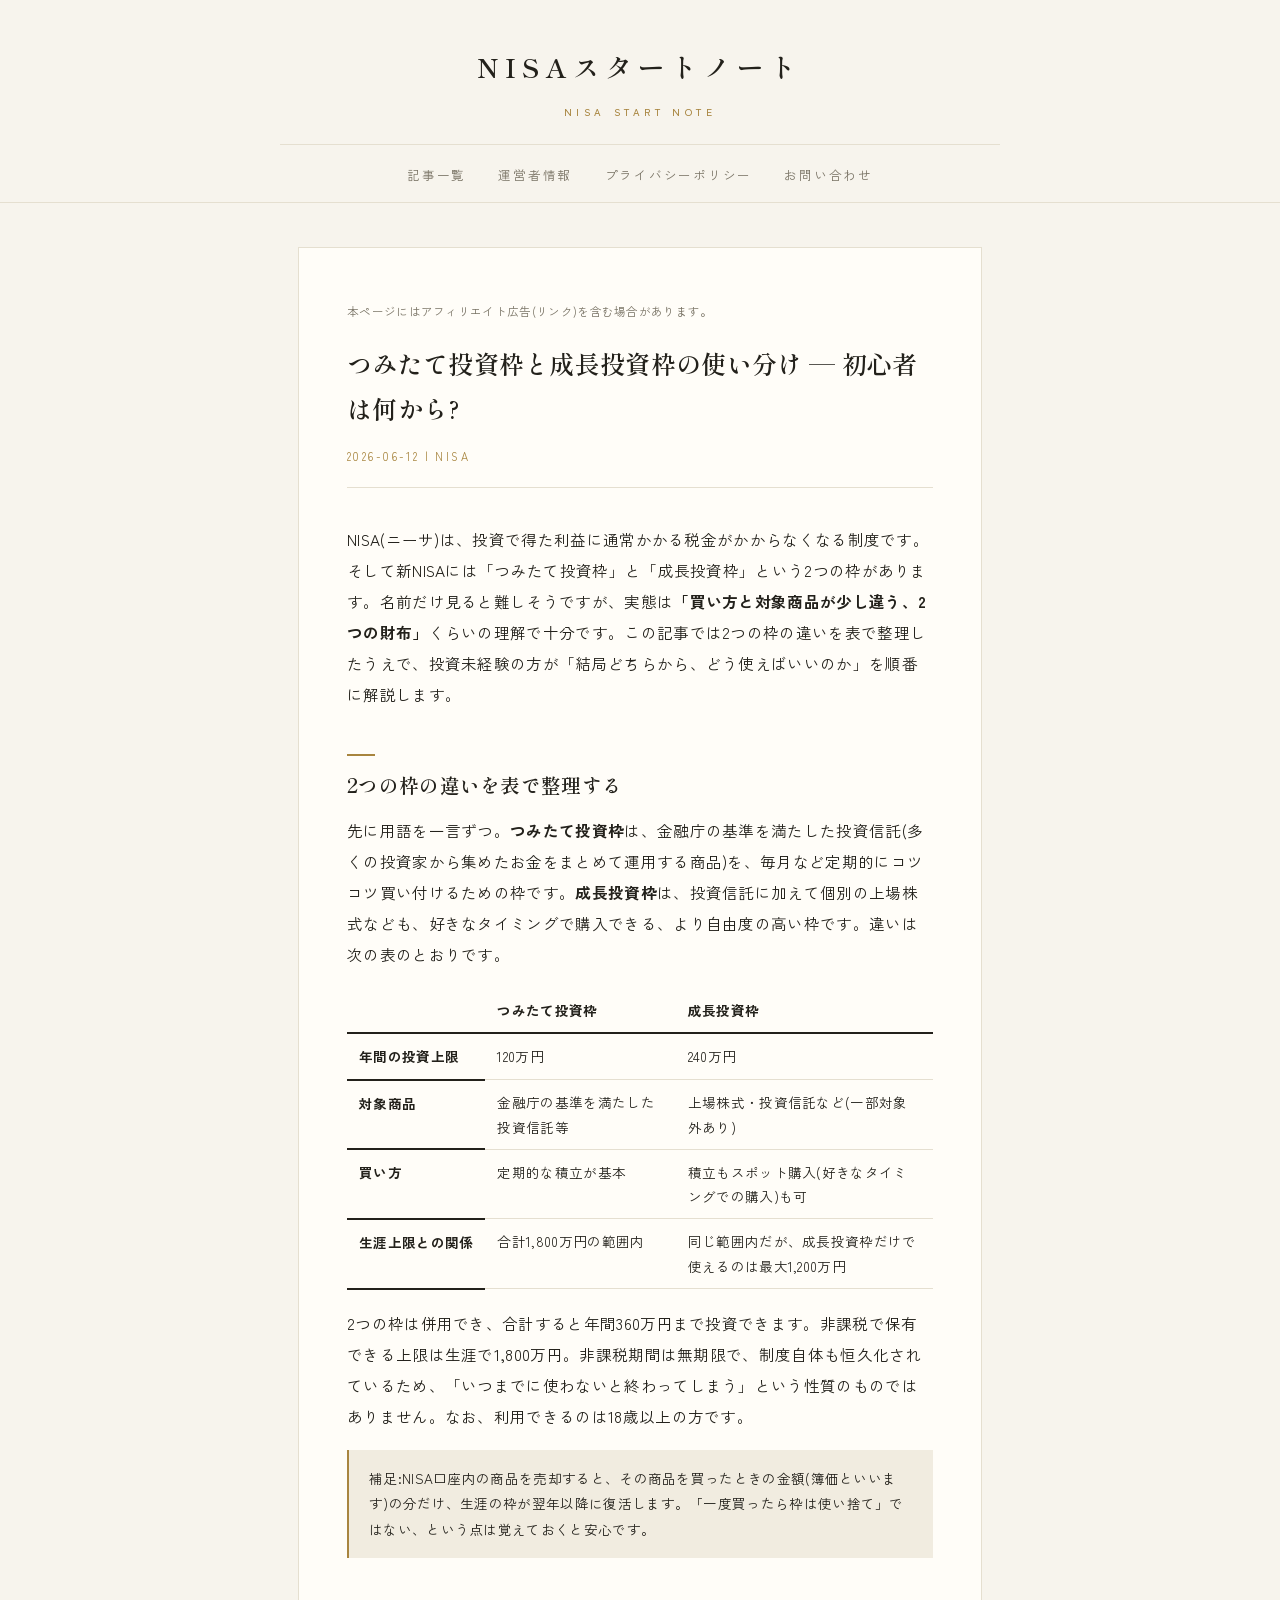
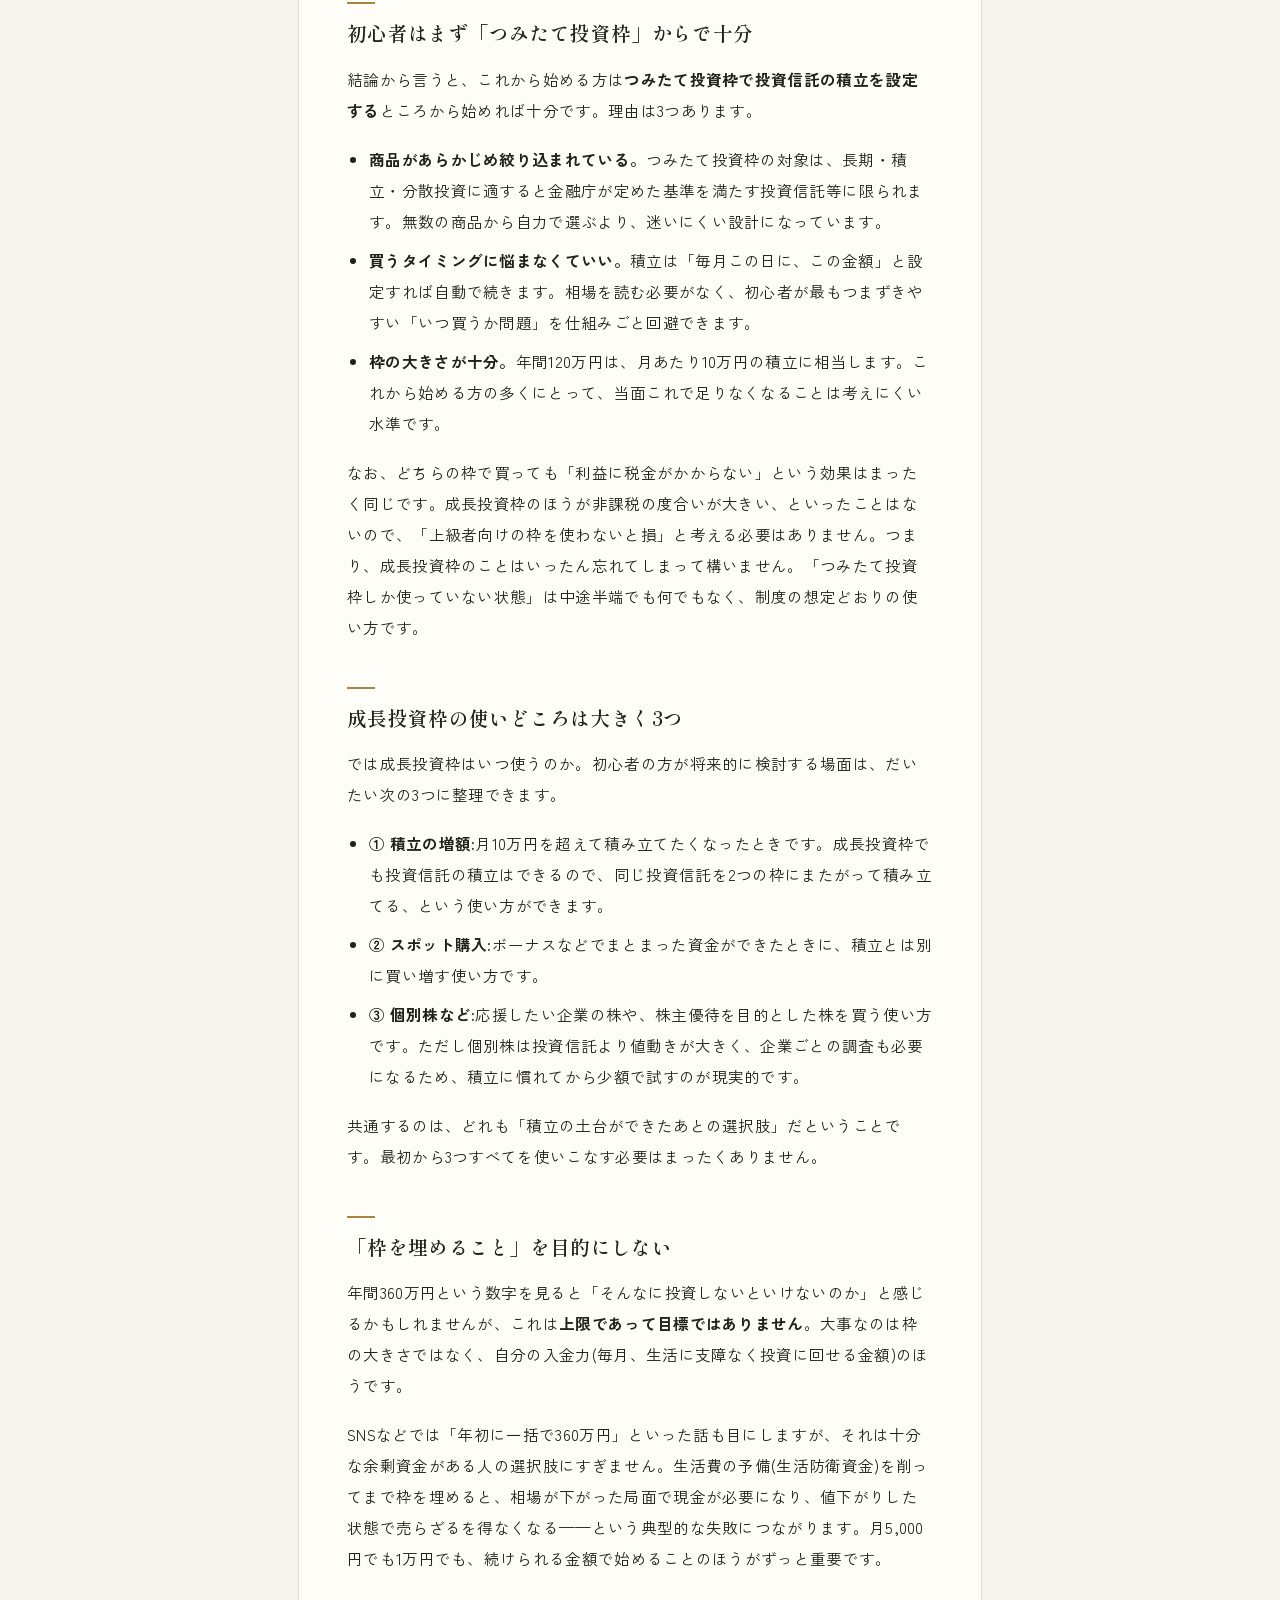
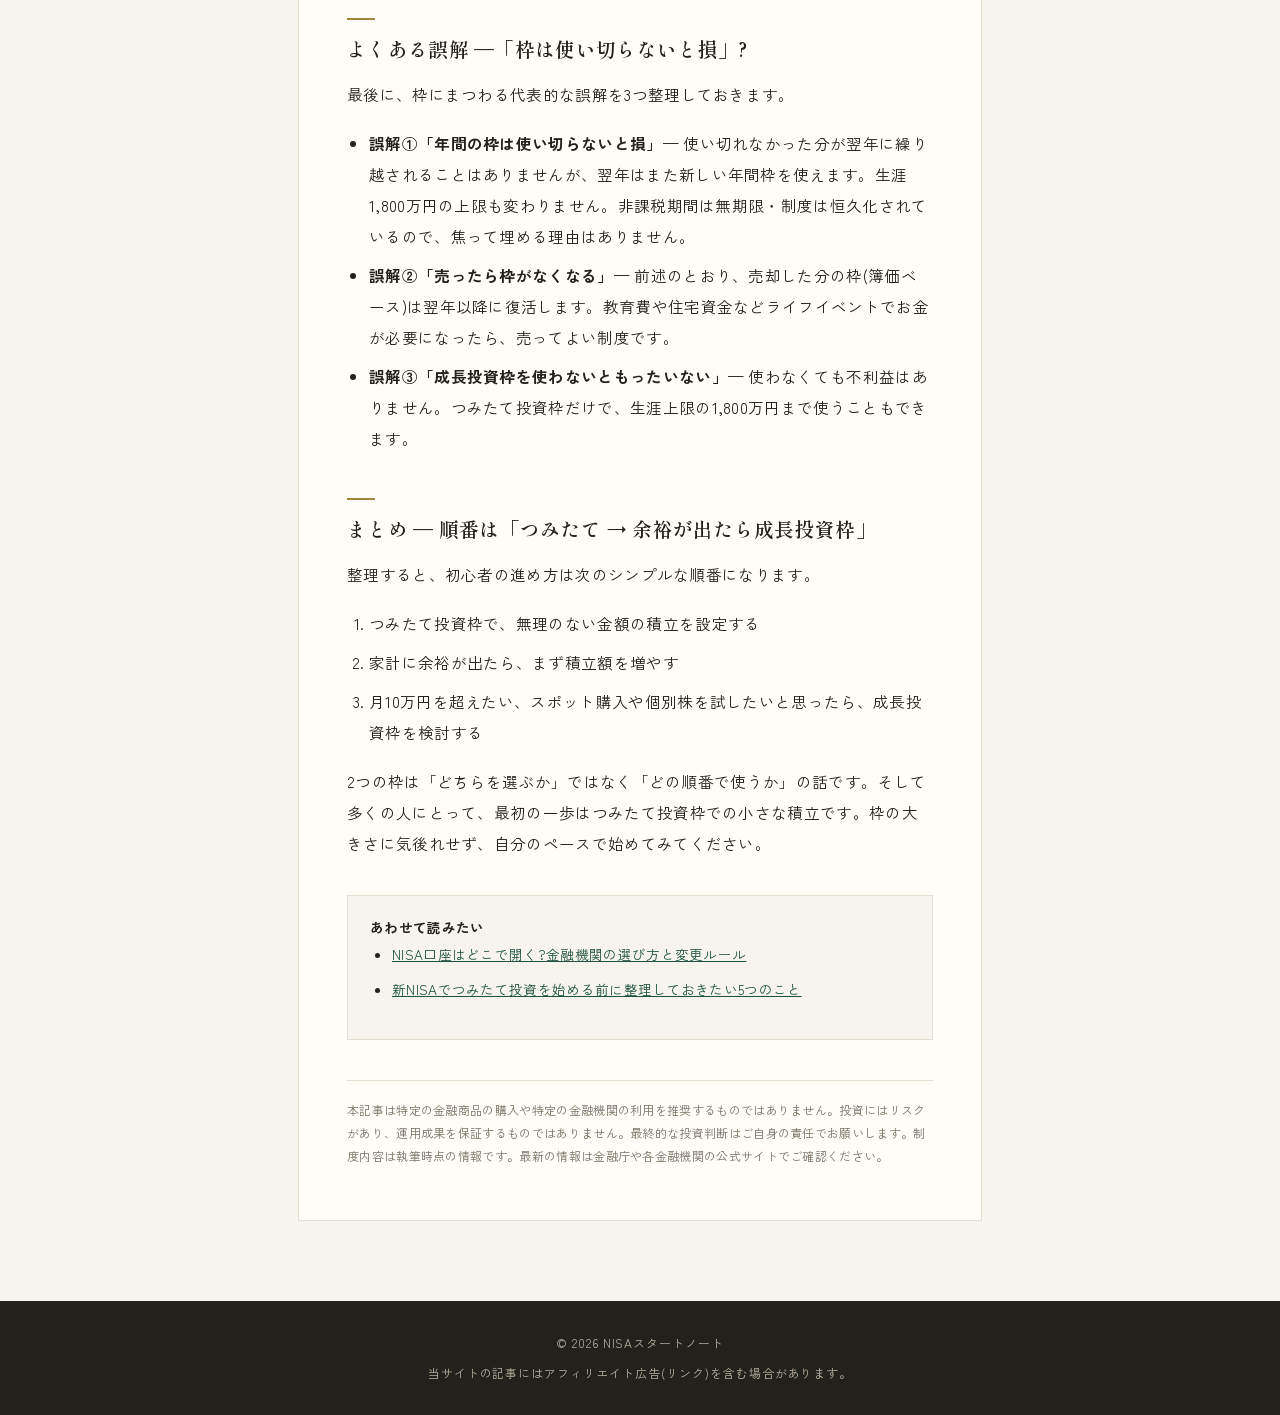
<file: posts/nisa-waku-tsukaiwake.html>
<!DOCTYPE html>
<html lang="ja">
<head>
<meta charset="UTF-8">
<meta name="viewport" content="width=device-width, initial-scale=1.0">
<title>つみたて投資枠と成長投資枠の使い分け — 初心者は何から? | NISAスタートノート</title>
<meta name="description" content="新NISAの「つみたて投資枠」と「成長投資枠」の違いを年間上限・対象商品の表で整理し、初心者はどちらから始めればよいか、成長投資枠の使いどころ、「枠は使い切らないと損?」という誤解までやさしく解説します。">
<link rel="preconnect" href="https://fonts.googleapis.com">
<link rel="preconnect" href="https://fonts.gstatic.com" crossorigin>
<link href="https://fonts.googleapis.com/css2?family=Shippori+Mincho:wght@500;600;700&family=Zen+Kaku+Gothic+New:wght@400;500;700&display=swap" rel="stylesheet">
<link rel="stylesheet" href="../css/style.css">
</head>
<body>
<header class="site-header">
  <div class="inner">
    <a class="site-title" href="../index.html">NISAスタートノート</a>
    <nav class="global">
      <a href="../index.html">記事一覧</a>
      <a href="../about.html">運営者情報</a>
      <a href="../privacy.html">プライバシーポリシー</a>
      <a href="../contact.html">お問い合わせ</a>
    </nav>
  </div>
</header>
<main>
<article class="post">
<p class="ad-label">本ページにはアフィリエイト広告(リンク)を含む場合があります。</p>
<h1>つみたて投資枠と成長投資枠の使い分け — 初心者は何から?</h1>
<div class="meta">2026-06-12 | NISA</div>

<p>NISA(ニーサ)は、投資で得た利益に通常かかる税金がかからなくなる制度です。そして新NISAには「つみたて投資枠」と「成長投資枠」という2つの枠があります。名前だけ見ると難しそうですが、実態は<strong>「買い方と対象商品が少し違う、2つの財布」</strong>くらいの理解で十分です。この記事では2つの枠の違いを表で整理したうえで、投資未経験の方が「結局どちらから、どう使えばいいのか」を順番に解説します。</p>

<h2>2つの枠の違いを表で整理する</h2>
<p>先に用語を一言ずつ。<strong>つみたて投資枠</strong>は、金融庁の基準を満たした投資信託(多くの投資家から集めたお金をまとめて運用する商品)を、毎月など定期的にコツコツ買い付けるための枠です。<strong>成長投資枠</strong>は、投資信託に加えて個別の上場株式なども、好きなタイミングで購入できる、より自由度の高い枠です。違いは次の表のとおりです。</p>
<table>
<thead>
<tr><th></th><th>つみたて投資枠</th><th>成長投資枠</th></tr>
</thead>
<tbody>
<tr><th>年間の投資上限</th><td>120万円</td><td>240万円</td></tr>
<tr><th>対象商品</th><td>金融庁の基準を満たした投資信託等</td><td>上場株式・投資信託など(一部対象外あり)</td></tr>
<tr><th>買い方</th><td>定期的な積立が基本</td><td>積立もスポット購入(好きなタイミングでの購入)も可</td></tr>
<tr><th>生涯上限との関係</th><td>合計1,800万円の範囲内</td><td>同じ範囲内だが、成長投資枠だけで使えるのは最大1,200万円</td></tr>
</tbody>
</table>
<p>2つの枠は併用でき、合計すると年間360万円まで投資できます。非課税で保有できる上限は生涯で1,800万円。非課税期間は無期限で、制度自体も恒久化されているため、「いつまでに使わないと終わってしまう」という性質のものではありません。なお、利用できるのは18歳以上の方です。</p>
<div class="note">補足:NISA口座内の商品を売却すると、その商品を買ったときの金額(簿価といいます)の分だけ、生涯の枠が翌年以降に復活します。「一度買ったら枠は使い捨て」ではない、という点は覚えておくと安心です。</div>

<h2>初心者はまず「つみたて投資枠」からで十分</h2>
<p>結論から言うと、これから始める方は<strong>つみたて投資枠で投資信託の積立を設定する</strong>ところから始めれば十分です。理由は3つあります。</p>
<ul>
<li><strong>商品があらかじめ絞り込まれている。</strong>つみたて投資枠の対象は、長期・積立・分散投資に適すると金融庁が定めた基準を満たす投資信託等に限られます。無数の商品から自力で選ぶより、迷いにくい設計になっています。</li>
<li><strong>買うタイミングに悩まなくていい。</strong>積立は「毎月この日に、この金額」と設定すれば自動で続きます。相場を読む必要がなく、初心者が最もつまずきやすい「いつ買うか問題」を仕組みごと回避できます。</li>
<li><strong>枠の大きさが十分。</strong>年間120万円は、月あたり10万円の積立に相当します。これから始める方の多くにとって、当面これで足りなくなることは考えにくい水準です。</li>
</ul>
<p>なお、どちらの枠で買っても「利益に税金がかからない」という効果はまったく同じです。成長投資枠のほうが非課税の度合いが大きい、といったことはないので、「上級者向けの枠を使わないと損」と考える必要はありません。つまり、成長投資枠のことはいったん忘れてしまって構いません。「つみたて投資枠しか使っていない状態」は中途半端でも何でもなく、制度の想定どおりの使い方です。</p>

<h2>成長投資枠の使いどころは大きく3つ</h2>
<p>では成長投資枠はいつ使うのか。初心者の方が将来的に検討する場面は、だいたい次の3つに整理できます。</p>
<ul>
<li><strong>① 積立の増額:</strong>月10万円を超えて積み立てたくなったときです。成長投資枠でも投資信託の積立はできるので、同じ投資信託を2つの枠にまたがって積み立てる、という使い方ができます。</li>
<li><strong>② スポット購入:</strong>ボーナスなどでまとまった資金ができたときに、積立とは別に買い増す使い方です。</li>
<li><strong>③ 個別株など:</strong>応援したい企業の株や、株主優待を目的とした株を買う使い方です。ただし個別株は投資信託より値動きが大きく、企業ごとの調査も必要になるため、積立に慣れてから少額で試すのが現実的です。</li>
</ul>
<p>共通するのは、どれも「積立の土台ができたあとの選択肢」だということです。最初から3つすべてを使いこなす必要はまったくありません。</p>

<h2>「枠を埋めること」を目的にしない</h2>
<p>年間360万円という数字を見ると「そんなに投資しないといけないのか」と感じるかもしれませんが、これは<strong>上限であって目標ではありません</strong>。大事なのは枠の大きさではなく、自分の入金力(毎月、生活に支障なく投資に回せる金額)のほうです。</p>
<p>SNSなどでは「年初に一括で360万円」といった話も目にしますが、それは十分な余剰資金がある人の選択肢にすぎません。生活費の予備(生活防衛資金)を削ってまで枠を埋めると、相場が下がった局面で現金が必要になり、値下がりした状態で売らざるを得なくなる——という典型的な失敗につながります。月5,000円でも1万円でも、続けられる金額で始めることのほうがずっと重要です。</p>

<h2>よくある誤解 —「枠は使い切らないと損」?</h2>
<p>最後に、枠にまつわる代表的な誤解を3つ整理しておきます。</p>
<ul>
<li><strong>誤解①「年間の枠は使い切らないと損」</strong>— 使い切れなかった分が翌年に繰り越されることはありませんが、翌年はまた新しい年間枠を使えます。生涯1,800万円の上限も変わりません。非課税期間は無期限・制度は恒久化されているので、焦って埋める理由はありません。</li>
<li><strong>誤解②「売ったら枠がなくなる」</strong>— 前述のとおり、売却した分の枠(簿価ベース)は翌年以降に復活します。教育費や住宅資金などライフイベントでお金が必要になったら、売ってよい制度です。</li>
<li><strong>誤解③「成長投資枠を使わないともったいない」</strong>— 使わなくても不利益はありません。つみたて投資枠だけで、生涯上限の1,800万円まで使うこともできます。</li>
</ul>

<h2>まとめ — 順番は「つみたて → 余裕が出たら成長投資枠」</h2>
<p>整理すると、初心者の進め方は次のシンプルな順番になります。</p>
<ol>
<li>つみたて投資枠で、無理のない金額の積立を設定する</li>
<li>家計に余裕が出たら、まず積立額を増やす</li>
<li>月10万円を超えたい、スポット購入や個別株を試したいと思ったら、成長投資枠を検討する</li>
</ol>
<p>2つの枠は「どちらを選ぶか」ではなく「どの順番で使うか」の話です。そして多くの人にとって、最初の一歩はつみたて投資枠での小さな積立です。枠の大きさに気後れせず、自分のペースで始めてみてください。</p>

<div class="related">
<strong>あわせて読みたい</strong>
<ul>
<li><a href="nisa-kinyukikan.html">NISA口座はどこで開く?金融機関の選び方と変更ルール</a></li>
<li><a href="nisa-tsumitate-basics.html">新NISAでつみたて投資を始める前に整理しておきたい5つのこと</a></li>
</ul>
</div>

<div class="disclaimer">本記事は特定の金融商品の購入や特定の金融機関の利用を推奨するものではありません。投資にはリスクがあり、運用成果を保証するものではありません。最終的な投資判断はご自身の責任でお願いします。制度内容は執筆時点の情報です。最新の情報は金融庁や各金融機関の公式サイトでご確認ください。</div>
</article>
</main>
<footer class="site-footer">
  <div class="inner">
    <span>© 2026 NISAスタートノート</span>
    <span>当サイトの記事にはアフィリエイト広告(リンク)を含む場合があります。</span>
  </div>
</footer>
</body>
</html>
</file>
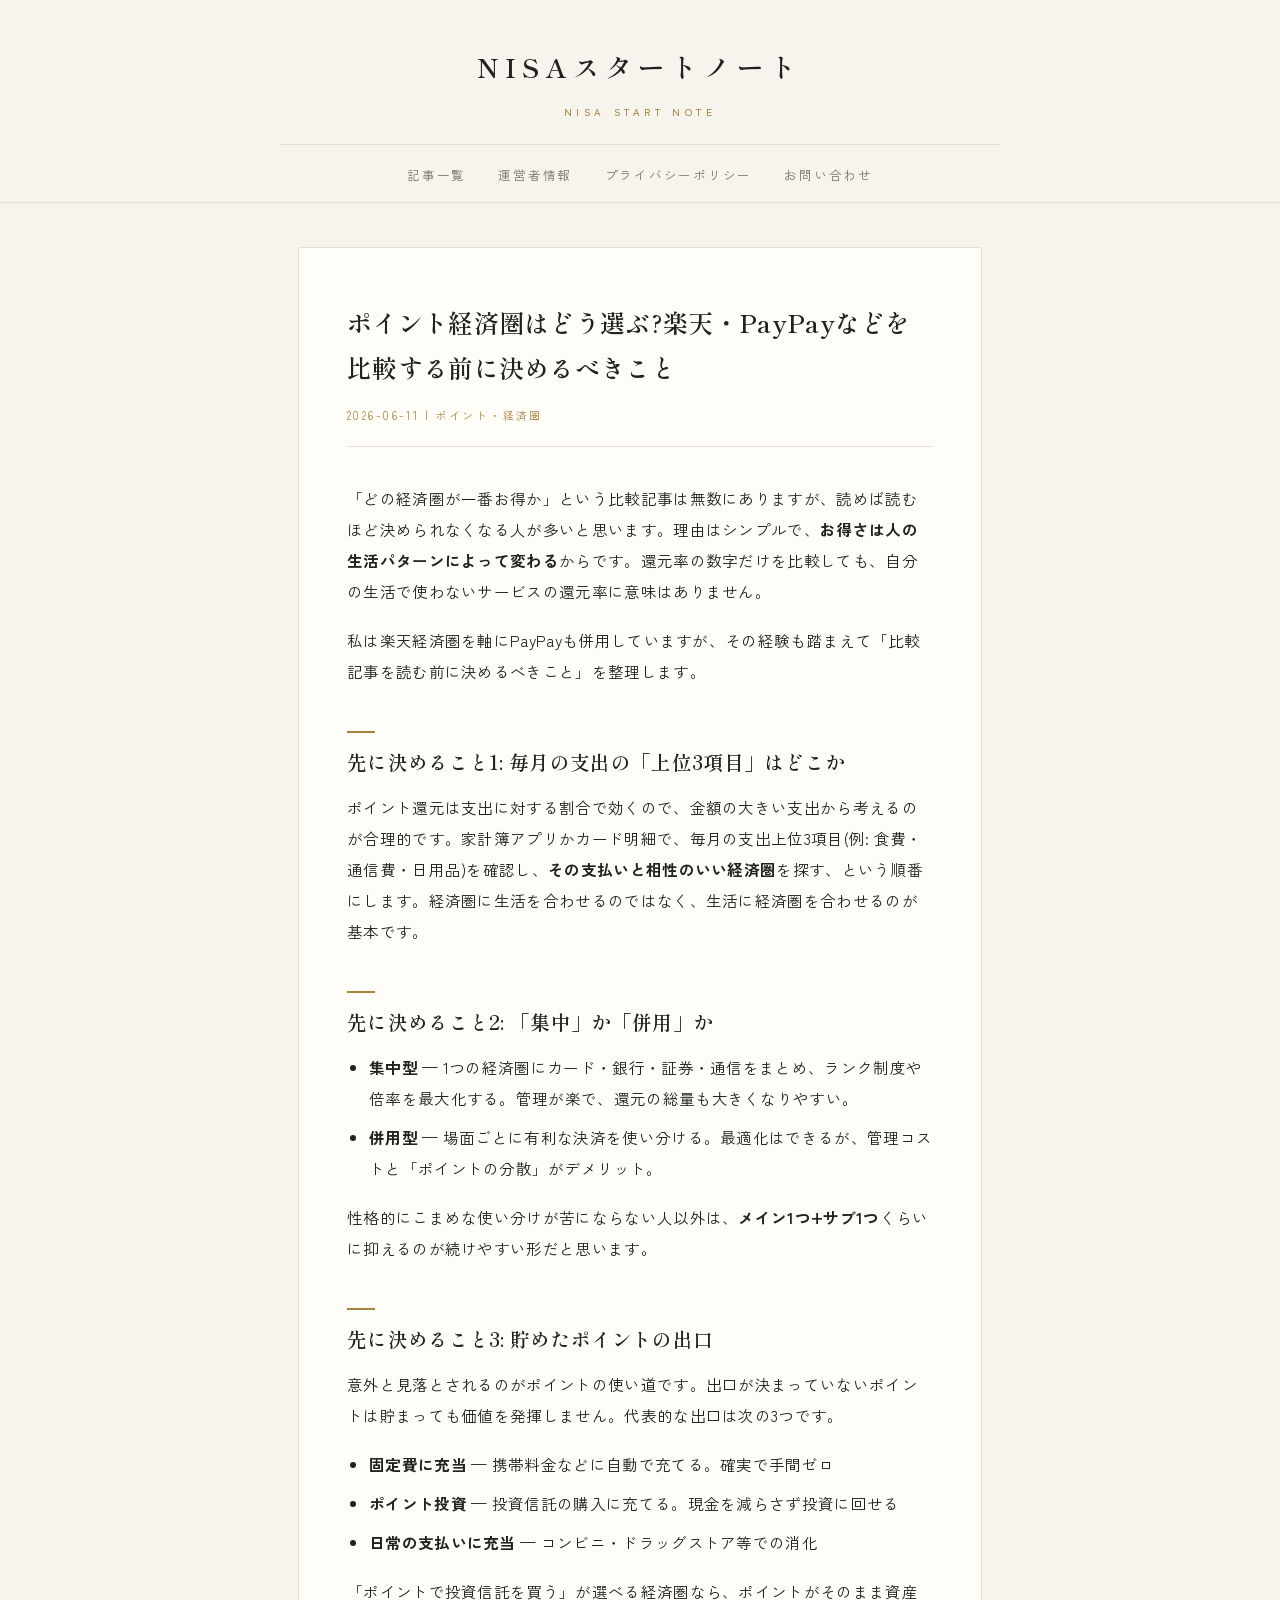
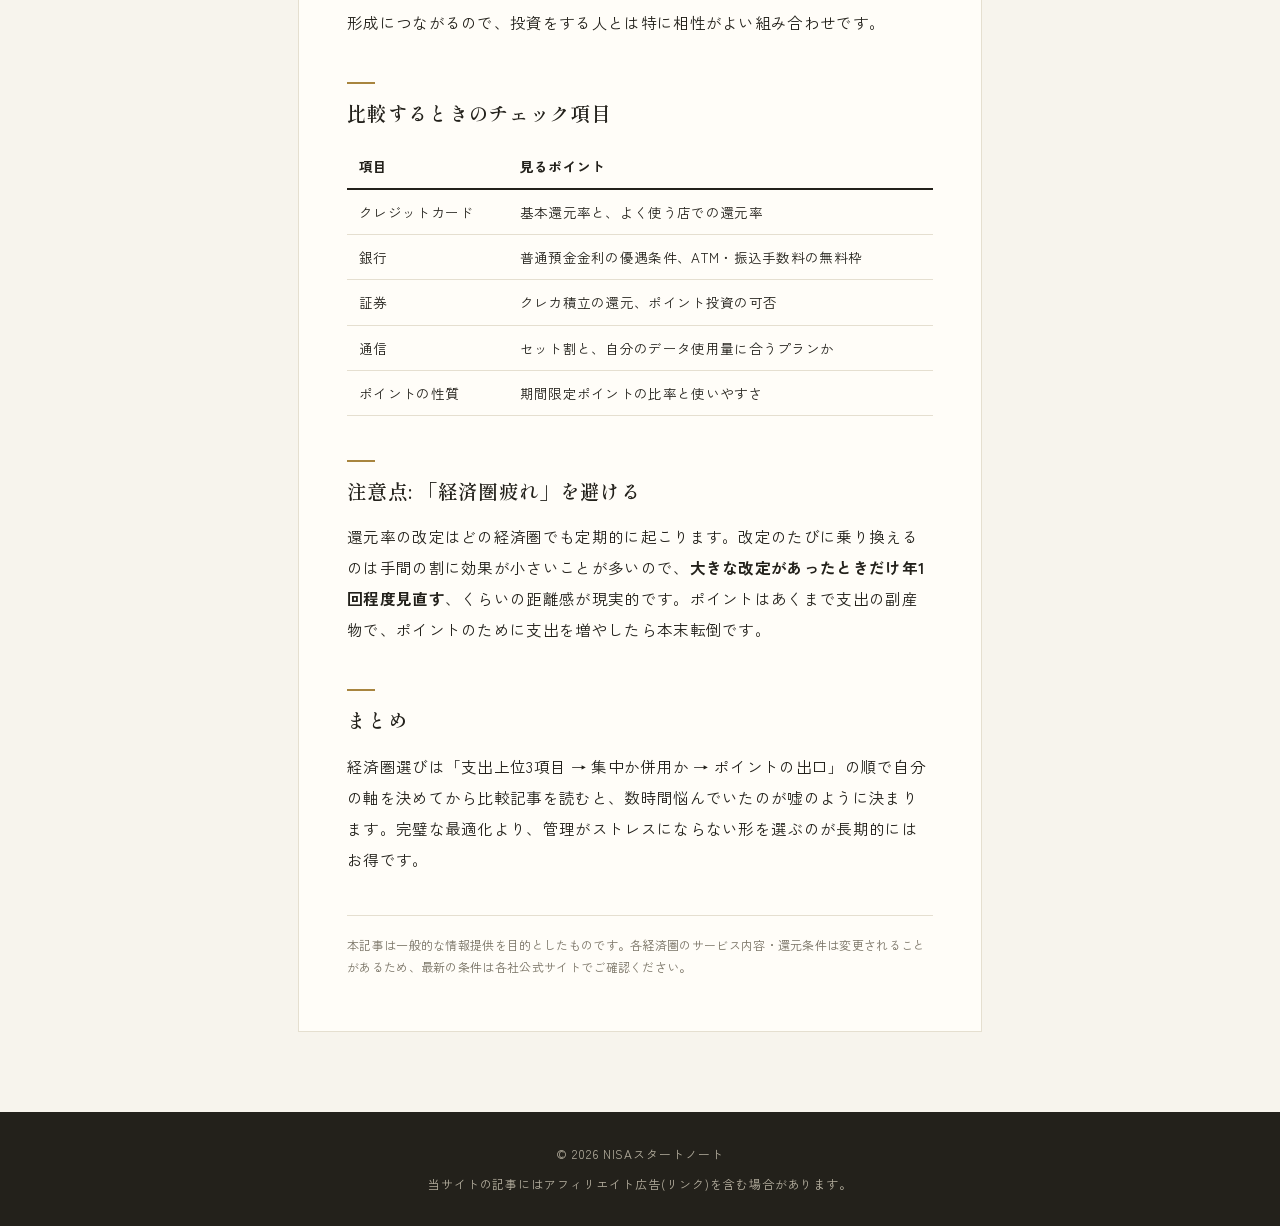
<file: posts/point-ecosystem.html>
<!DOCTYPE html>
<html lang="ja">
<head>
<meta charset="UTF-8">
<meta name="viewport" content="width=device-width, initial-scale=1.0">
<title>ポイント経済圏はどう選ぶ?楽天・PayPayなどを比較する前に決めるべきこと | NISAスタートノート</title>
<meta name="description" content="楽天経済圏・PayPay経済圏などの比較記事を読む前に、自分の生活パターンから「選ぶ軸」を決めるための整理。経済圏選びで消耗しないための考え方です。">
<link rel="preconnect" href="https://fonts.googleapis.com">
<link rel="preconnect" href="https://fonts.gstatic.com" crossorigin>
<link href="https://fonts.googleapis.com/css2?family=Shippori+Mincho:wght@500;600;700&family=Zen+Kaku+Gothic+New:wght@400;500;700&display=swap" rel="stylesheet">
<link rel="stylesheet" href="../css/style.css">
</head>
<body>
<header class="site-header">
  <div class="inner">
    <a class="site-title" href="../index.html">NISAスタートノート</a>
    <nav class="global">
      <a href="../index.html">記事一覧</a>
      <a href="../about.html">運営者情報</a>
      <a href="../privacy.html">プライバシーポリシー</a>
      <a href="../contact.html">お問い合わせ</a>
    </nav>
  </div>
</header>
<main>
<article class="post">
<h1>ポイント経済圏はどう選ぶ?楽天・PayPayなどを比較する前に決めるべきこと</h1>
<div class="meta">2026-06-11 | ポイント・経済圏</div>

<p>「どの経済圏が一番お得か」という比較記事は無数にありますが、読めば読むほど決められなくなる人が多いと思います。理由はシンプルで、<strong>お得さは人の生活パターンによって変わる</strong>からです。還元率の数字だけを比較しても、自分の生活で使わないサービスの還元率に意味はありません。</p>

<p>私は楽天経済圏を軸にPayPayも併用していますが、その経験も踏まえて「比較記事を読む前に決めるべきこと」を整理します。</p>

<h2>先に決めること1: 毎月の支出の「上位3項目」はどこか</h2>
<p>ポイント還元は支出に対する割合で効くので、金額の大きい支出から考えるのが合理的です。家計簿アプリかカード明細で、毎月の支出上位3項目(例: 食費・通信費・日用品)を確認し、<strong>その支払いと相性のいい経済圏</strong>を探す、という順番にします。経済圏に生活を合わせるのではなく、生活に経済圏を合わせるのが基本です。</p>

<h2>先に決めること2: 「集中」か「併用」か</h2>
<ul>
<li><strong>集中型</strong> — 1つの経済圏にカード・銀行・証券・通信をまとめ、ランク制度や倍率を最大化する。管理が楽で、還元の総量も大きくなりやすい。</li>
<li><strong>併用型</strong> — 場面ごとに有利な決済を使い分ける。最適化はできるが、管理コストと「ポイントの分散」がデメリット。</li>
</ul>
<p>性格的にこまめな使い分けが苦にならない人以外は、<strong>メイン1つ+サブ1つ</strong>くらいに抑えるのが続けやすい形だと思います。</p>

<h2>先に決めること3: 貯めたポイントの出口</h2>
<p>意外と見落とされるのがポイントの使い道です。出口が決まっていないポイントは貯まっても価値を発揮しません。代表的な出口は次の3つです。</p>
<ul>
<li><strong>固定費に充当</strong> — 携帯料金などに自動で充てる。確実で手間ゼロ</li>
<li><strong>ポイント投資</strong> — 投資信託の購入に充てる。現金を減らさず投資に回せる</li>
<li><strong>日常の支払いに充当</strong> — コンビニ・ドラッグストア等での消化</li>
</ul>
<p>「ポイントで投資信託を買う」が選べる経済圏なら、ポイントがそのまま資産形成につながるので、投資をする人とは特に相性がよい組み合わせです。</p>

<h2>比較するときのチェック項目</h2>
<table>
<tr><th>項目</th><th>見るポイント</th></tr>
<tr><td>クレジットカード</td><td>基本還元率と、よく使う店での還元率</td></tr>
<tr><td>銀行</td><td>普通預金金利の優遇条件、ATM・振込手数料の無料枠</td></tr>
<tr><td>証券</td><td>クレカ積立の還元、ポイント投資の可否</td></tr>
<tr><td>通信</td><td>セット割と、自分のデータ使用量に合うプランか</td></tr>
<tr><td>ポイントの性質</td><td>期間限定ポイントの比率と使いやすさ</td></tr>
</table>

<h2>注意点: 「経済圏疲れ」を避ける</h2>
<p>還元率の改定はどの経済圏でも定期的に起こります。改定のたびに乗り換えるのは手間の割に効果が小さいことが多いので、<strong>大きな改定があったときだけ年1回程度見直す</strong>、くらいの距離感が現実的です。ポイントはあくまで支出の副産物で、ポイントのために支出を増やしたら本末転倒です。</p>

<h2>まとめ</h2>
<p>経済圏選びは「支出上位3項目 → 集中か併用か → ポイントの出口」の順で自分の軸を決めてから比較記事を読むと、数時間悩んでいたのが嘘のように決まります。完璧な最適化より、管理がストレスにならない形を選ぶのが長期的にはお得です。</p>

<div class="disclaimer">本記事は一般的な情報提供を目的としたものです。各経済圏のサービス内容・還元条件は変更されることがあるため、最新の条件は各社公式サイトでご確認ください。</div>
</article>
</main>
<footer class="site-footer">
  <div class="inner">
    <span>© 2026 NISAスタートノート</span>
    <span>当サイトの記事にはアフィリエイト広告(リンク)を含む場合があります。</span>
  </div>
</footer>
</body>
</html>
</file>
<file: css/style.css>
:root {
  --bg: #f7f4ed;
  --surface: #fffdf8;
  --ink: #23211b;
  --muted: #7a7466;
  --accent: #1e5240;
  --gold: #a8853f;
  --line: #e5dfd0;
  --max: 720px;
}

* { box-sizing: border-box; margin: 0; padding: 0; }

body {
  font-family: "Zen Kaku Gothic New", "Hiragino Kaku Gothic ProN", "Yu Gothic", sans-serif;
  background: var(--bg);
  color: var(--ink);
  line-height: 2;
  font-size: 15.5px;
  letter-spacing: 0.02em;
}

h1, h2, h3, .site-title, .page-title {
  font-family: "Shippori Mincho", "Hiragino Mincho ProN", "Yu Mincho", serif;
  font-weight: 600;
}

header.site-header {
  background: var(--bg);
  padding: 40px 16px 0;
  border-bottom: 1px solid var(--line);
}

.site-header .inner {
  max-width: var(--max);
  margin: 0 auto;
  display: flex;
  flex-direction: column;
  align-items: center;
}

.site-title {
  font-size: 27px;
  letter-spacing: 0.22em;
  color: var(--ink);
  text-decoration: none;
  text-align: center;
}

.site-title::after {
  content: "NISA START NOTE";
  display: block;
  font-family: "Zen Kaku Gothic New", sans-serif;
  font-size: 10px;
  font-weight: 500;
  letter-spacing: 0.46em;
  color: var(--gold);
  margin-top: 8px;
}

nav.global {
  width: 100%;
  text-align: center;
  margin-top: 22px;
  padding: 13px 0;
  border-top: 1px solid var(--line);
}

nav.global a {
  color: var(--muted);
  text-decoration: none;
  font-size: 12.5px;
  letter-spacing: 0.14em;
  margin: 0 14px;
  transition: color 0.2s;
}

nav.global a:hover { color: var(--accent); }

main {
  max-width: var(--max);
  margin: 44px auto 80px;
  padding: 0 18px;
}

.lead {
  color: var(--muted);
  text-align: center;
  font-size: 14.5px;
  margin-bottom: 40px;
}

.section-title {
  font-family: "Shippori Mincho", serif;
  font-size: 20px;
  letter-spacing: 0.12em;
  margin: 48px 0 6px;
  text-align: center;
}

.section-title::after {
  content: "";
  display: block;
  width: 32px;
  height: 2px;
  background: var(--gold);
  margin: 14px auto 8px;
}

.post-list { list-style: none; }

.post-list li {
  border-bottom: 1px solid var(--line);
}

.post-list a {
  display: block;
  padding: 26px 6px;
  text-decoration: none;
  color: inherit;
}

.post-list .date {
  display: block;
  font-size: 11px;
  letter-spacing: 0.22em;
  color: var(--gold);
  margin-bottom: 8px;
}

.post-list .title {
  display: block;
  font-family: "Shippori Mincho", serif;
  font-size: 18.5px;
  font-weight: 600;
  line-height: 1.7;
  color: var(--ink);
  transition: color 0.2s;
}

.post-list .excerpt {
  display: block;
  font-size: 13.5px;
  line-height: 1.9;
  color: var(--muted);
  margin-top: 8px;
}

.post-list li:hover .title { color: var(--accent); }

article.post {
  background: var(--surface);
  border: 1px solid var(--line);
  padding: 52px 48px;
}

article.post h1 {
  font-size: 25px;
  line-height: 1.8;
  margin-bottom: 14px;
}

article.post .meta {
  font-size: 11px;
  letter-spacing: 0.22em;
  color: var(--gold);
  margin-bottom: 36px;
  padding-bottom: 20px;
  border-bottom: 1px solid var(--line);
}

article.post h2 {
  font-size: 19.5px;
  line-height: 1.7;
  margin: 44px 0 14px;
}

article.post h2::before {
  content: "";
  display: block;
  width: 28px;
  height: 2px;
  background: var(--gold);
  margin-bottom: 12px;
}

article.post h3 {
  font-size: 16px;
  margin: 28px 0 8px;
}

article.post p { margin-bottom: 18px; }

article.post ul, article.post ol {
  margin: 0 0 18px 22px;
}

article.post li { margin-bottom: 8px; }

article.post table {
  width: 100%;
  border-collapse: collapse;
  margin-bottom: 18px;
  font-size: 13.5px;
  line-height: 1.8;
}

article.post th, article.post td {
  border: none;
  border-bottom: 1px solid var(--line);
  padding: 10px 12px;
  text-align: left;
  vertical-align: top;
}

article.post th {
  background: transparent;
  border-bottom: 2px solid var(--ink);
  font-weight: 700;
  white-space: nowrap;
}

.note {
  background: #f1ece0;
  border-left: 2px solid var(--gold);
  padding: 16px 20px;
  font-size: 13.5px;
  line-height: 1.9;
  margin-bottom: 18px;
}

.related {
  border: 1px solid var(--line);
  background: var(--bg);
  padding: 18px 22px;
  margin-top: 36px;
  font-size: 13.5px;
}

.related a { color: var(--accent); }

.disclaimer {
  font-size: 12px;
  line-height: 1.9;
  color: var(--muted);
  border-top: 1px solid var(--line);
  padding-top: 18px;
  margin-top: 40px;
}

.ad-label {
  font-size: 11.5px;
  color: var(--muted);
  margin-bottom: 18px;
}

footer.site-footer {
  background: var(--ink);
  padding: 30px 16px;
}

.site-footer .inner {
  max-width: var(--max);
  margin: 0 auto;
  display: flex;
  flex-direction: column;
  align-items: center;
  gap: 6px;
  font-size: 12px;
  letter-spacing: 0.08em;
  color: #b5af9f;
  text-align: center;
}

.site-footer a { color: #b5af9f; }

.page-title {
  font-size: 23px;
  letter-spacing: 0.1em;
  text-align: center;
  margin-bottom: 28px;
}

@media (max-width: 600px) {
  article.post { padding: 32px 22px; }
  .site-title { font-size: 22px; letter-spacing: 0.16em; }
  nav.global a { margin: 0 8px; font-size: 12px; }
}
</file>
